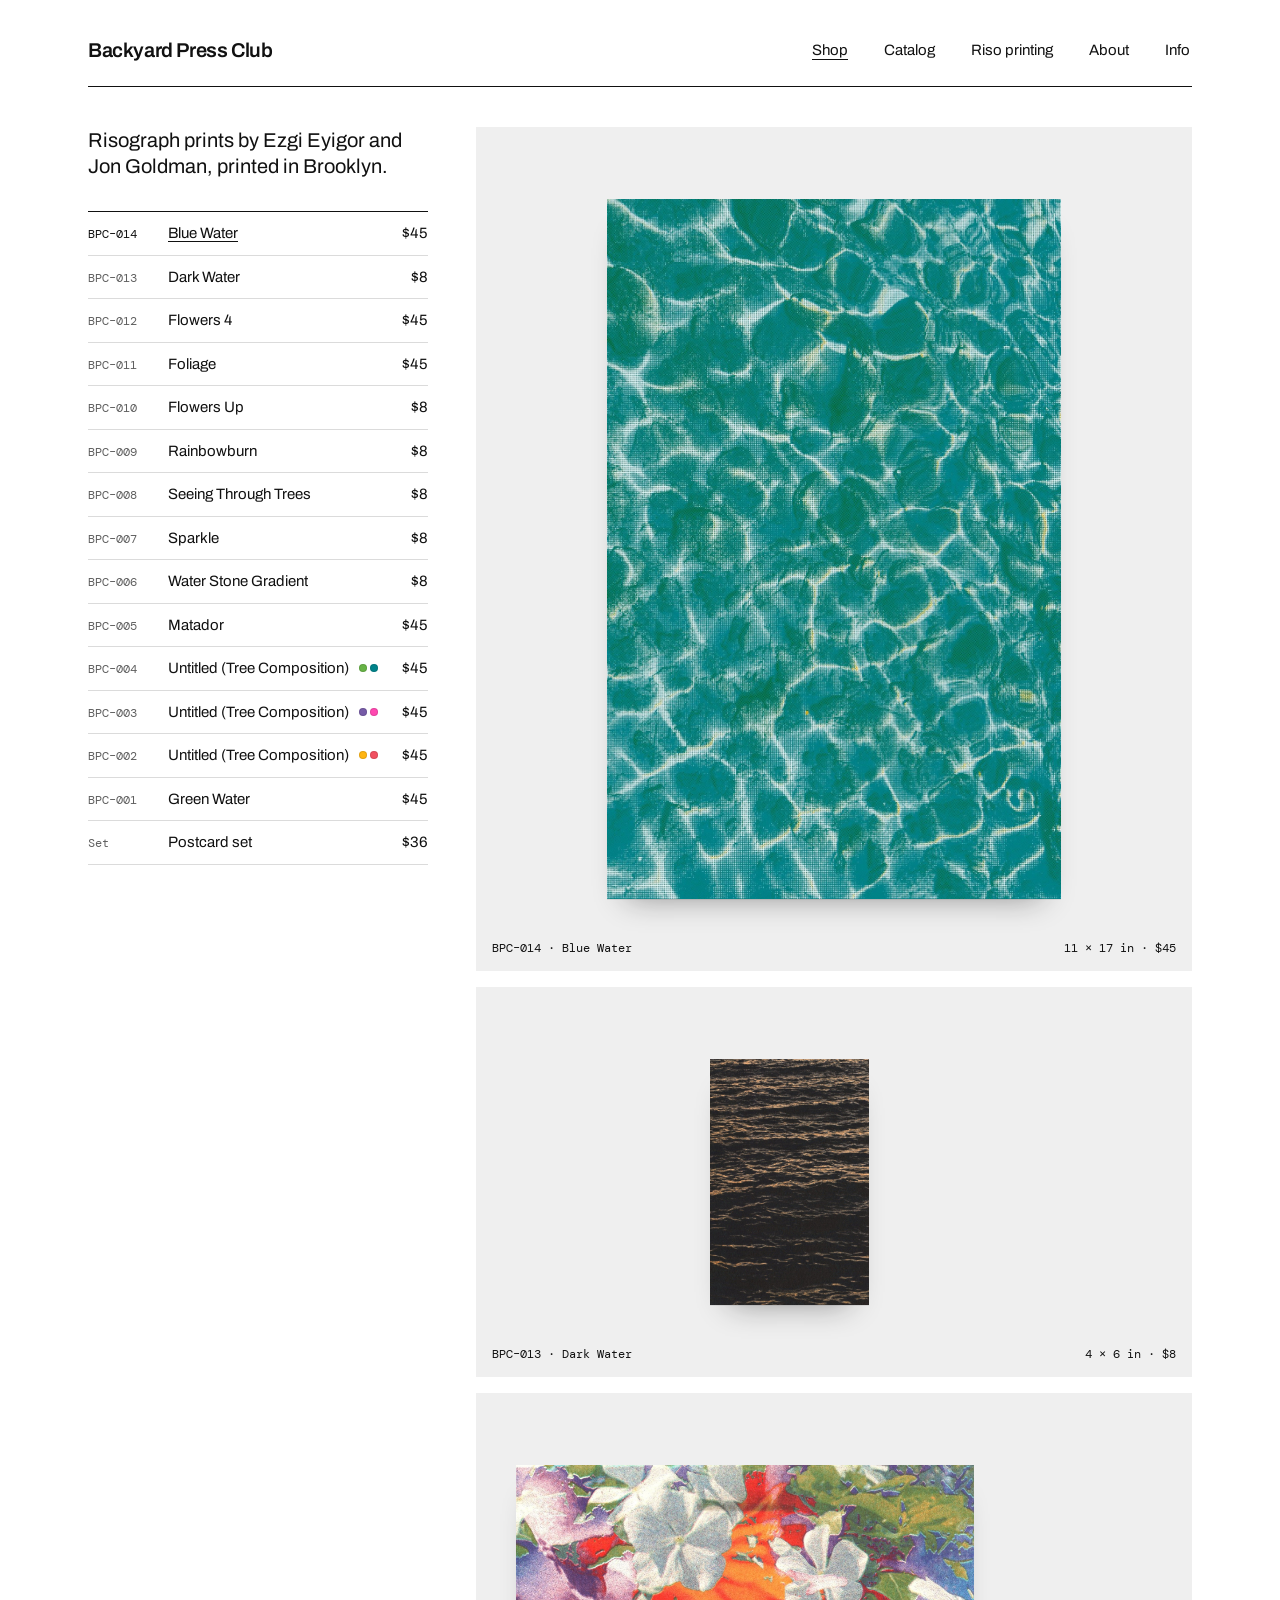
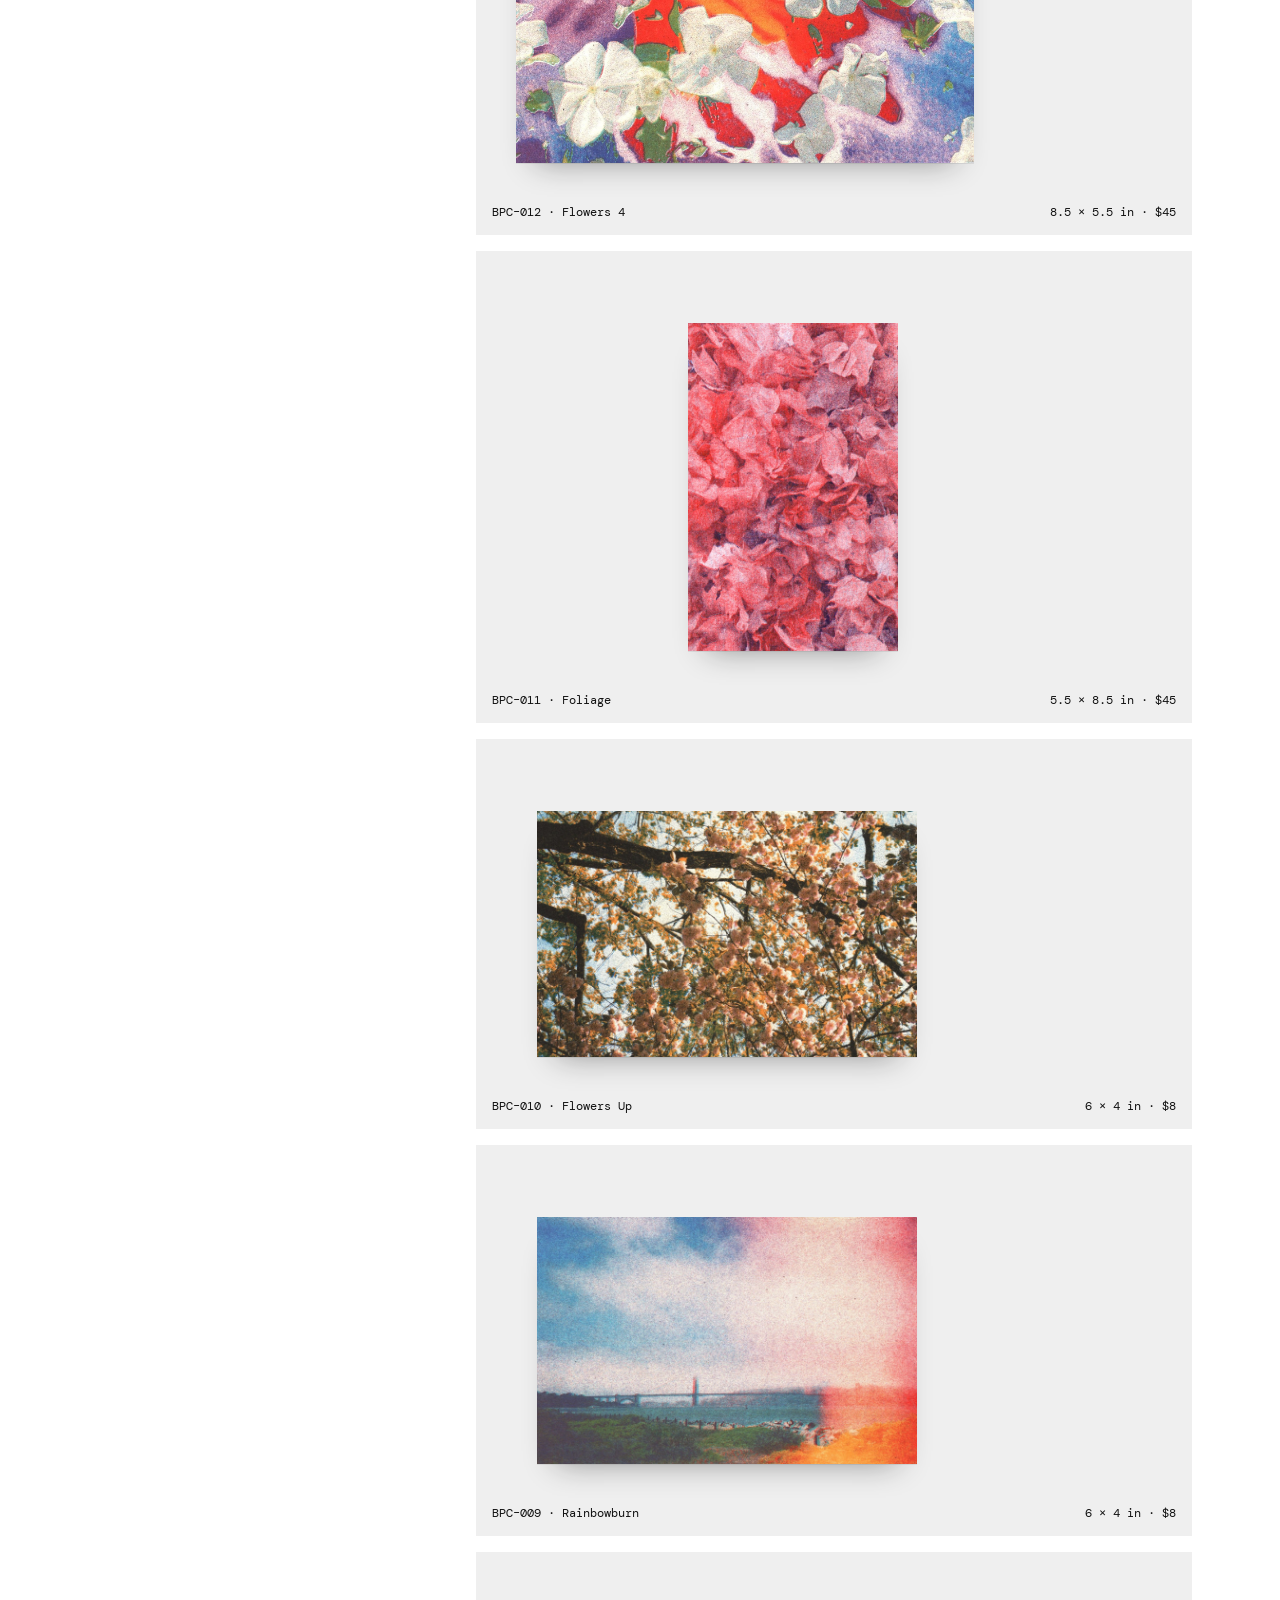
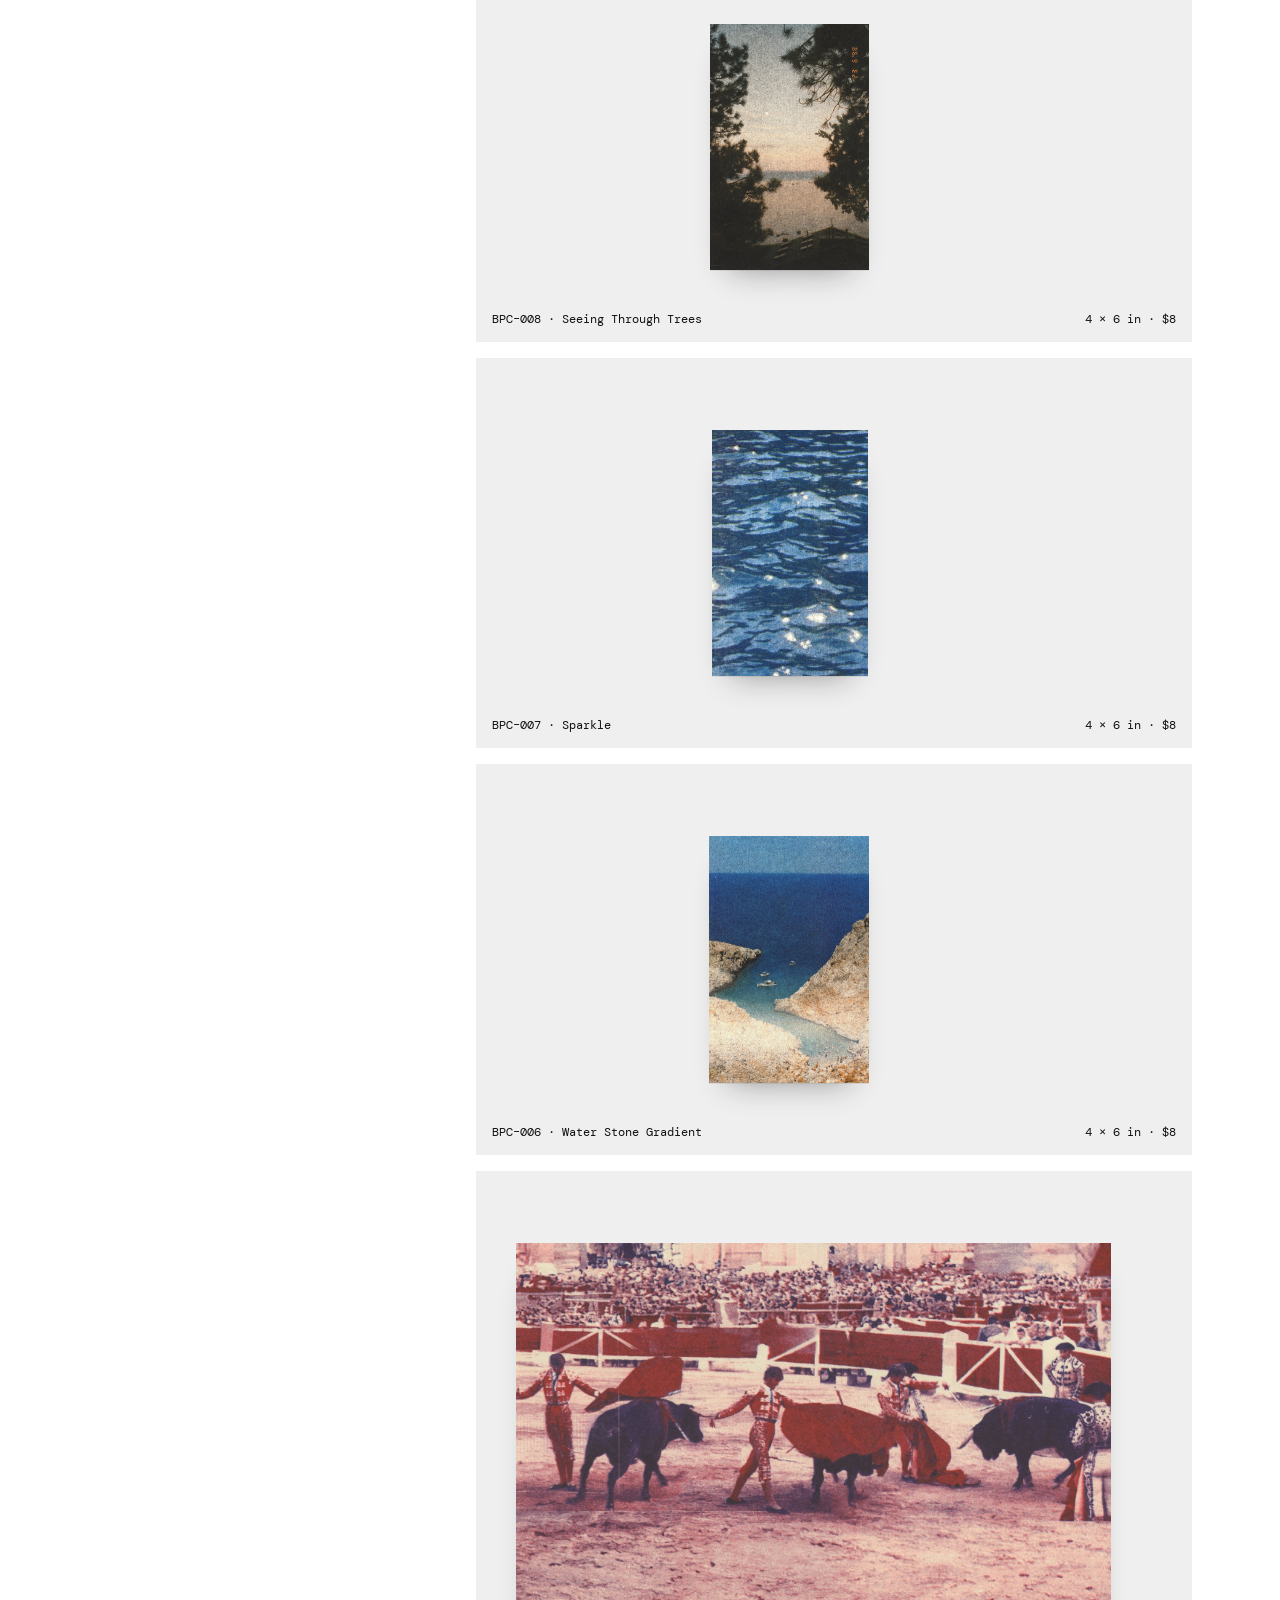
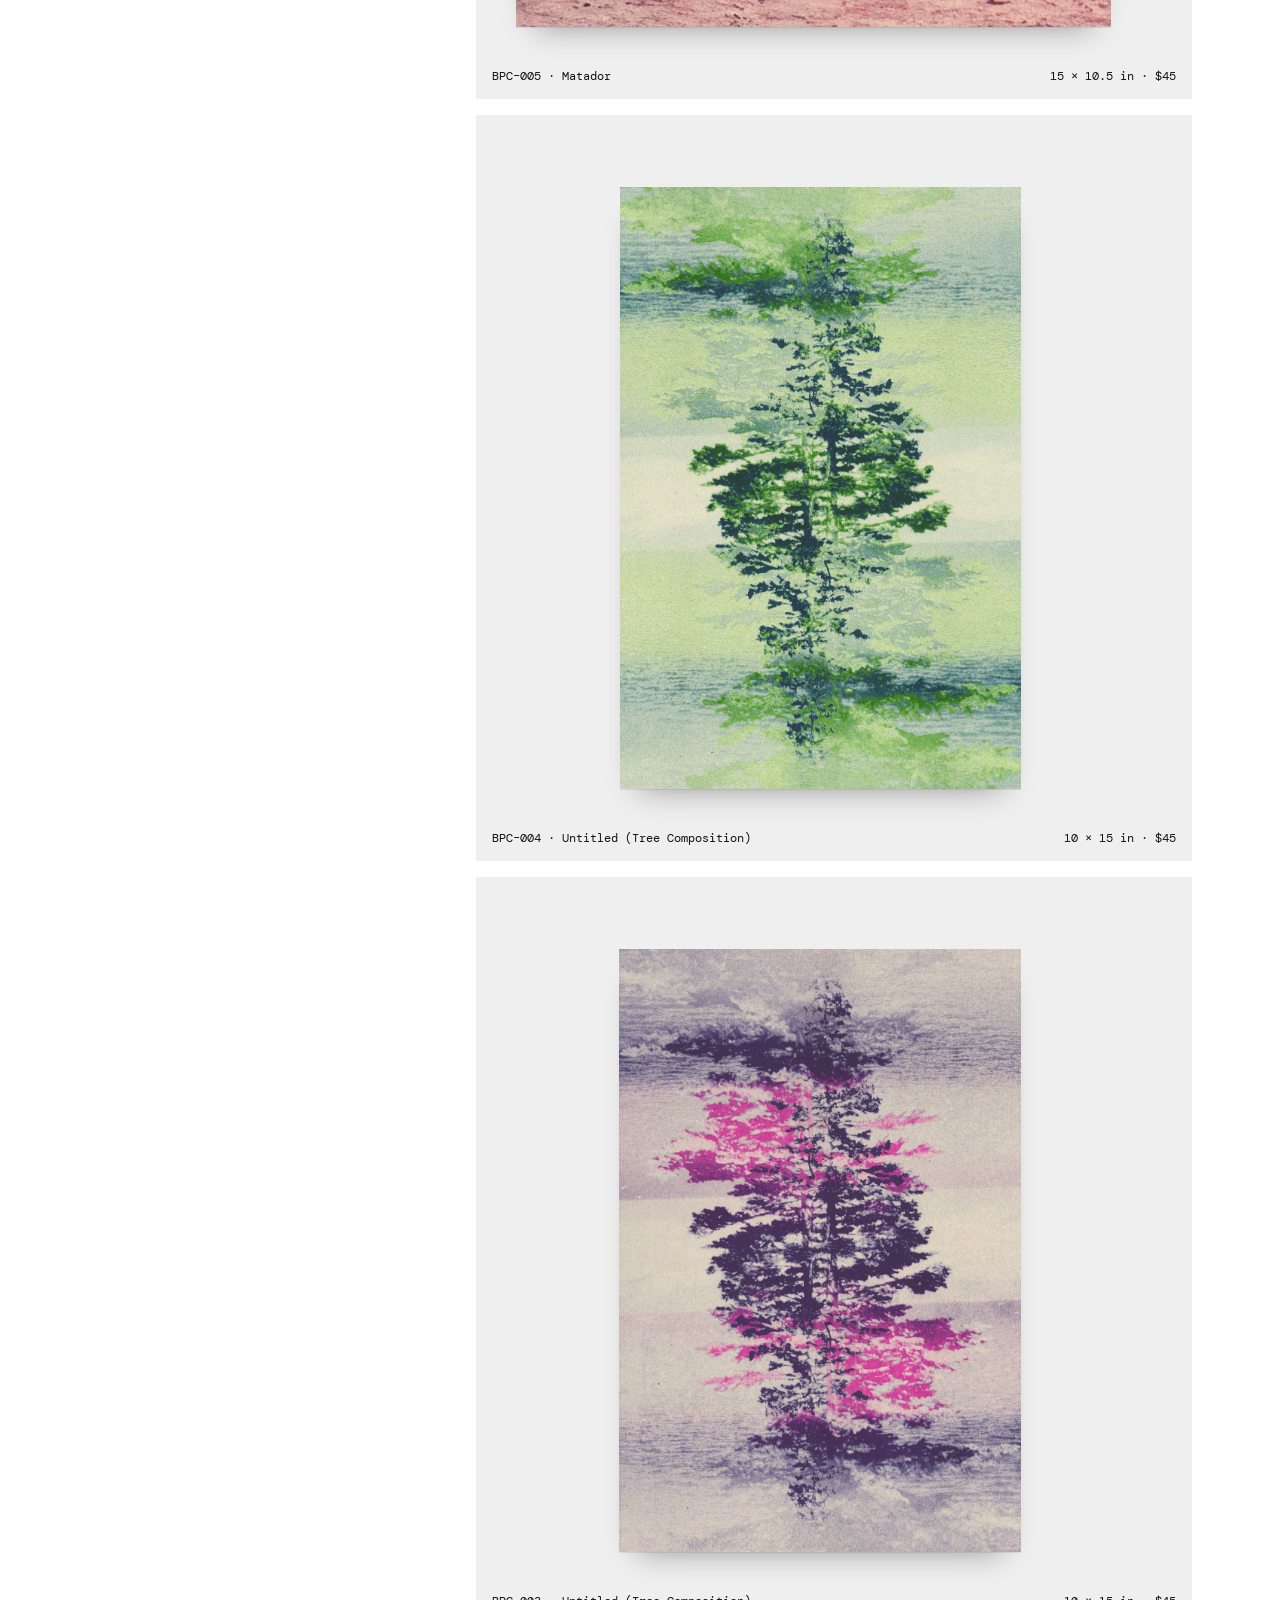
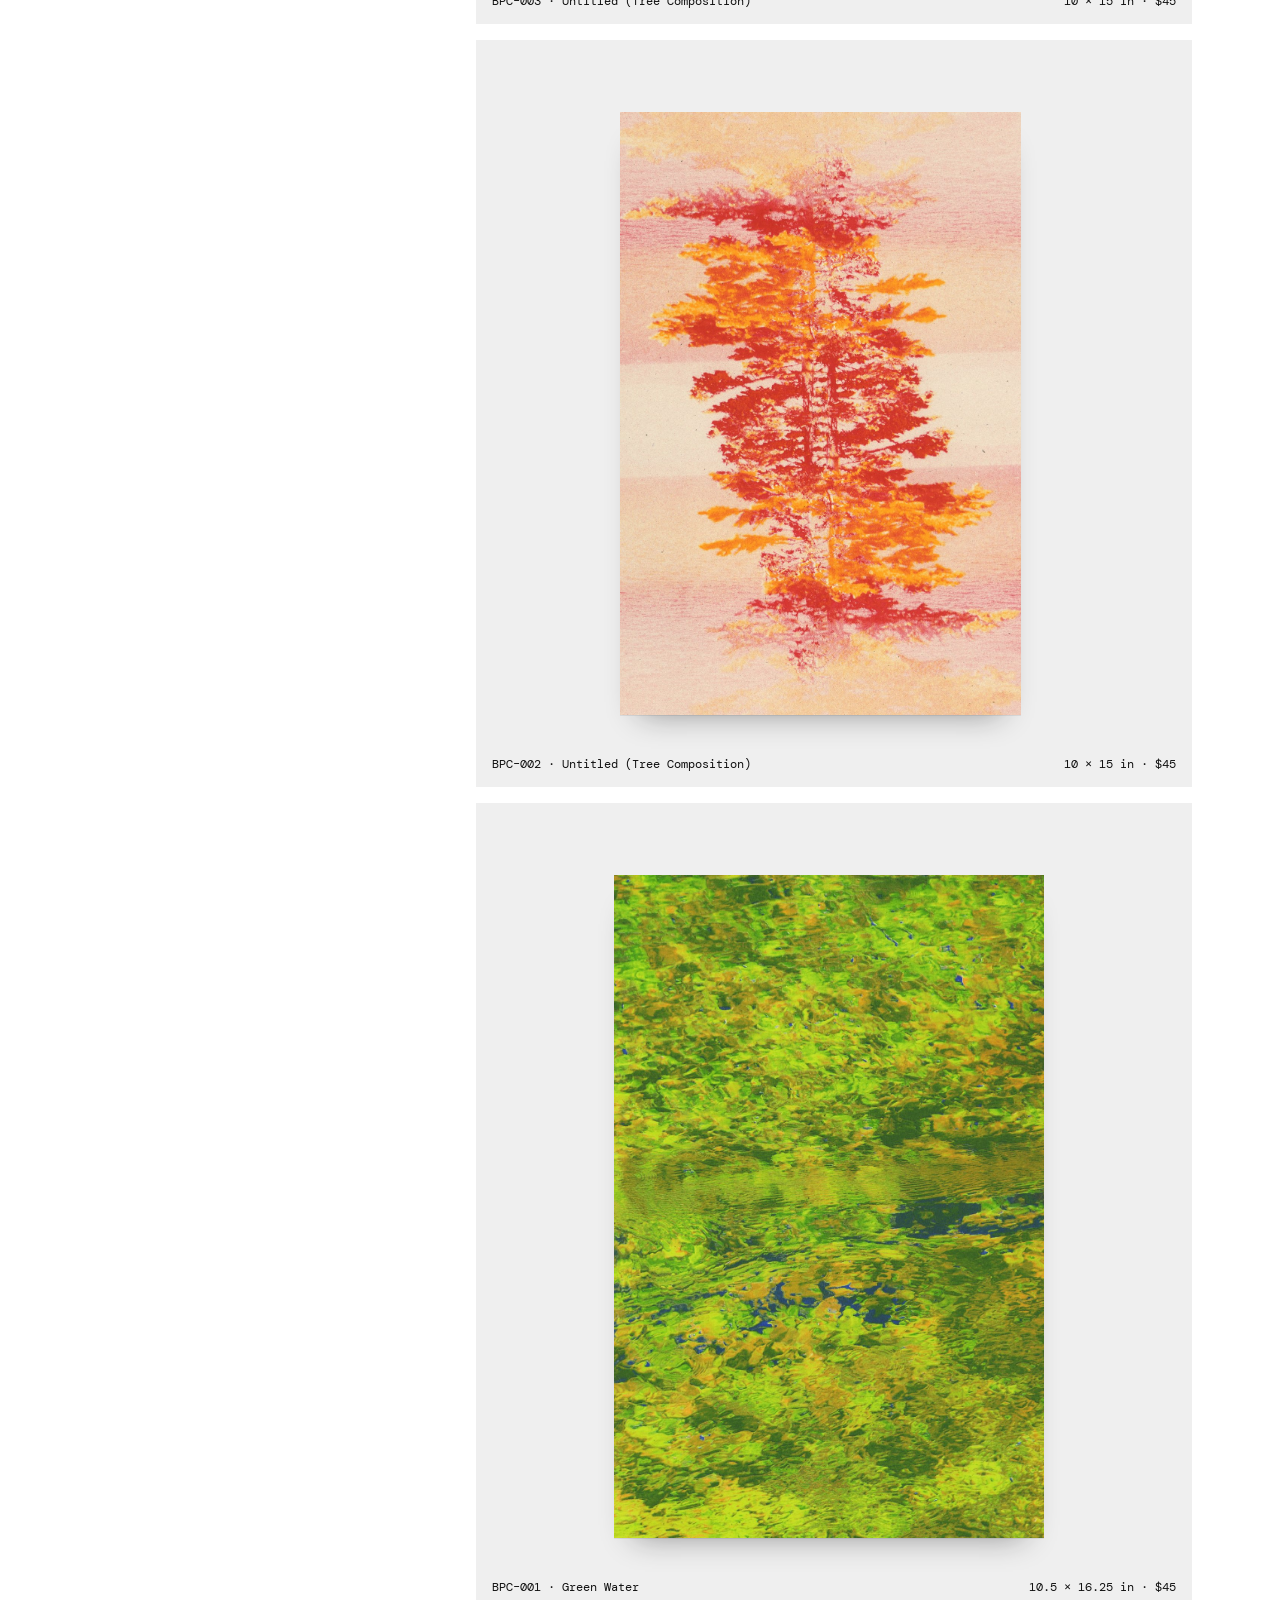
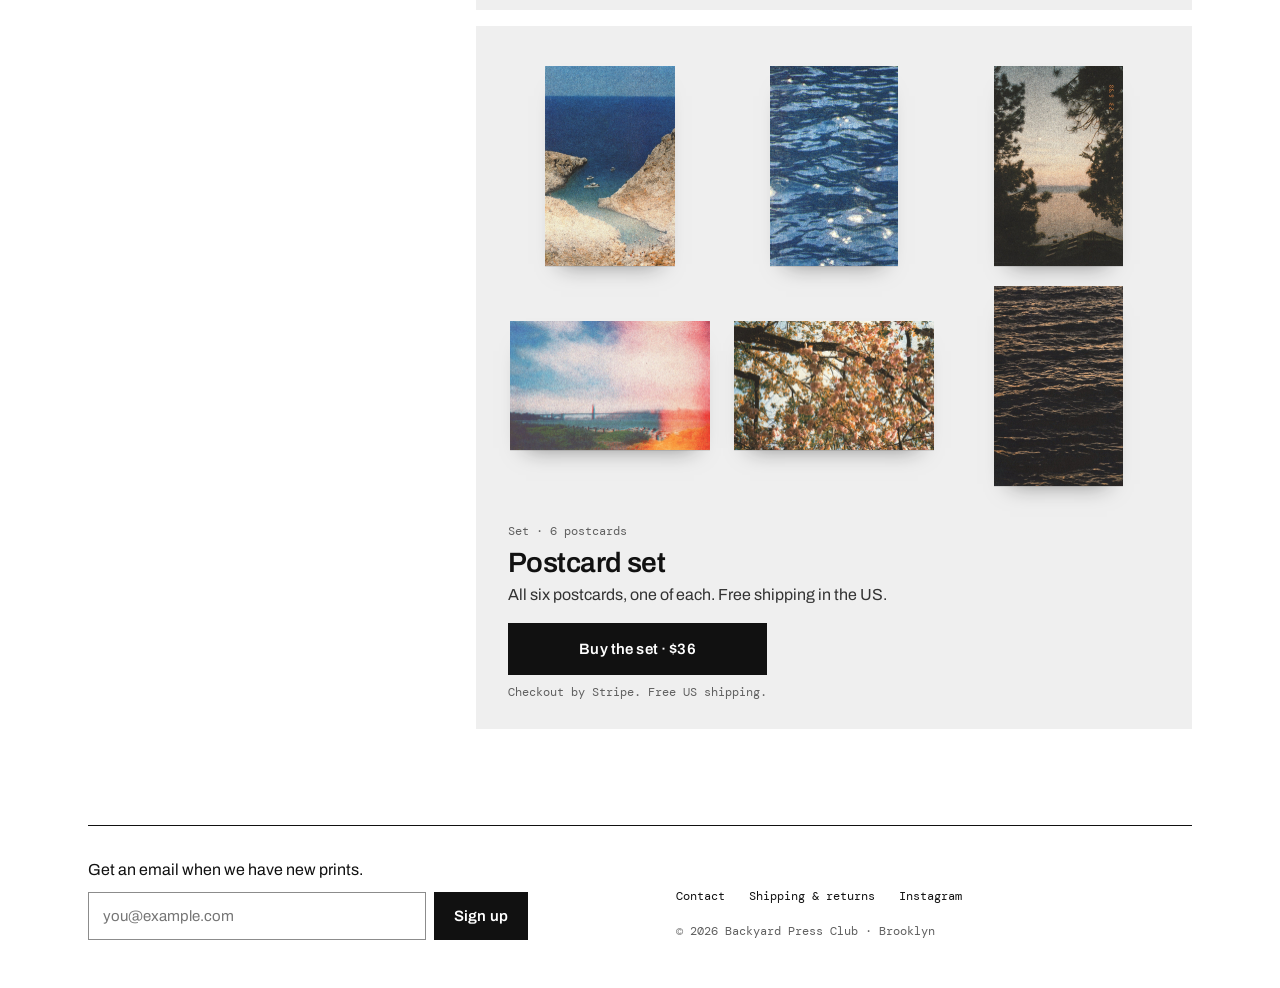
<file: index.html>
<!doctype html>
<html lang="en">
<head>
<meta charset="utf-8">
<meta name="viewport" content="width=device-width, initial-scale=1, viewport-fit=cover">
<meta name="claude:viewport-fit-sides" content="cover">
<title>Backyard Press Club</title>
<meta name="description" content="Risograph prints and postcards by Ezgi Eyigor and Jon Goldman, printed in Brooklyn.">
<link rel="preconnect" href="https://fonts.googleapis.com">
<link rel="preconnect" href="https://fonts.gstatic.com" crossorigin>
<link rel="stylesheet" href="https://fonts.googleapis.com/css2?family=Archivo:wdth,wght@62..125,100..900&amp;family=DM+Mono:wght@400;500&amp;display=swap">
<link rel="stylesheet" href="assets/site.css">
<link rel="icon" href="assets/favicon.svg" type="image/svg+xml">
</head>
<body data-page="shop" class="split-page">
<a class="skip" href="#prints">Skip to the prints</a>
<header class="site-header">
  <div class="wrap">
    <div class="bar">
      <a class="brand" href="index.html" aria-label="Backyard Press Club, home">
        <span class="display">Backyard Press Club</span>
      </a>
      <nav class="nav" aria-label="Main">
        <a href="index.html" aria-current="page">Shop</a>
        <a href="catalog.html">Catalog</a>
        <a href="printing.html">Riso printing</a>
        <a href="about.html">About</a>
        <a href="info.html">Info</a>
      </nav>
    </div>
  </div>
</header>
<div class="wrap shop-split">
  <aside class="split-side">
    <p class="lede">Risograph prints by Ezgi Eyigor and Jon Goldman, printed in Brooklyn.</p>
    <div class="index" role="list" aria-label="Index of works" data-index>
    </div>
  </aside>
  <main id="prints" class="split-main" data-prints aria-label="Prints">
    <noscript><p class="empty">Turn on JavaScript to browse the shop.</p></noscript>
  </main>
</div>
<footer class="site-footer">
  <div class="wrap">
    <div class="bar">
      <nav aria-label="Footer">
        <a href="about.html#contact">Contact</a>
        <a href="info.html#shipping">Shipping &amp; returns</a>
        <a href="https://www.instagram.com/backyard.press.club/">Instagram</a>
      </nav>
      <span class="mono mute">© <span data-year>2026</span> Backyard Press Club · Brooklyn</span>
    </div>
  </div>
</footer>
<script src="assets/works.js"></script>
<script src="assets/site.js"></script>
</body>
</html>
</file>
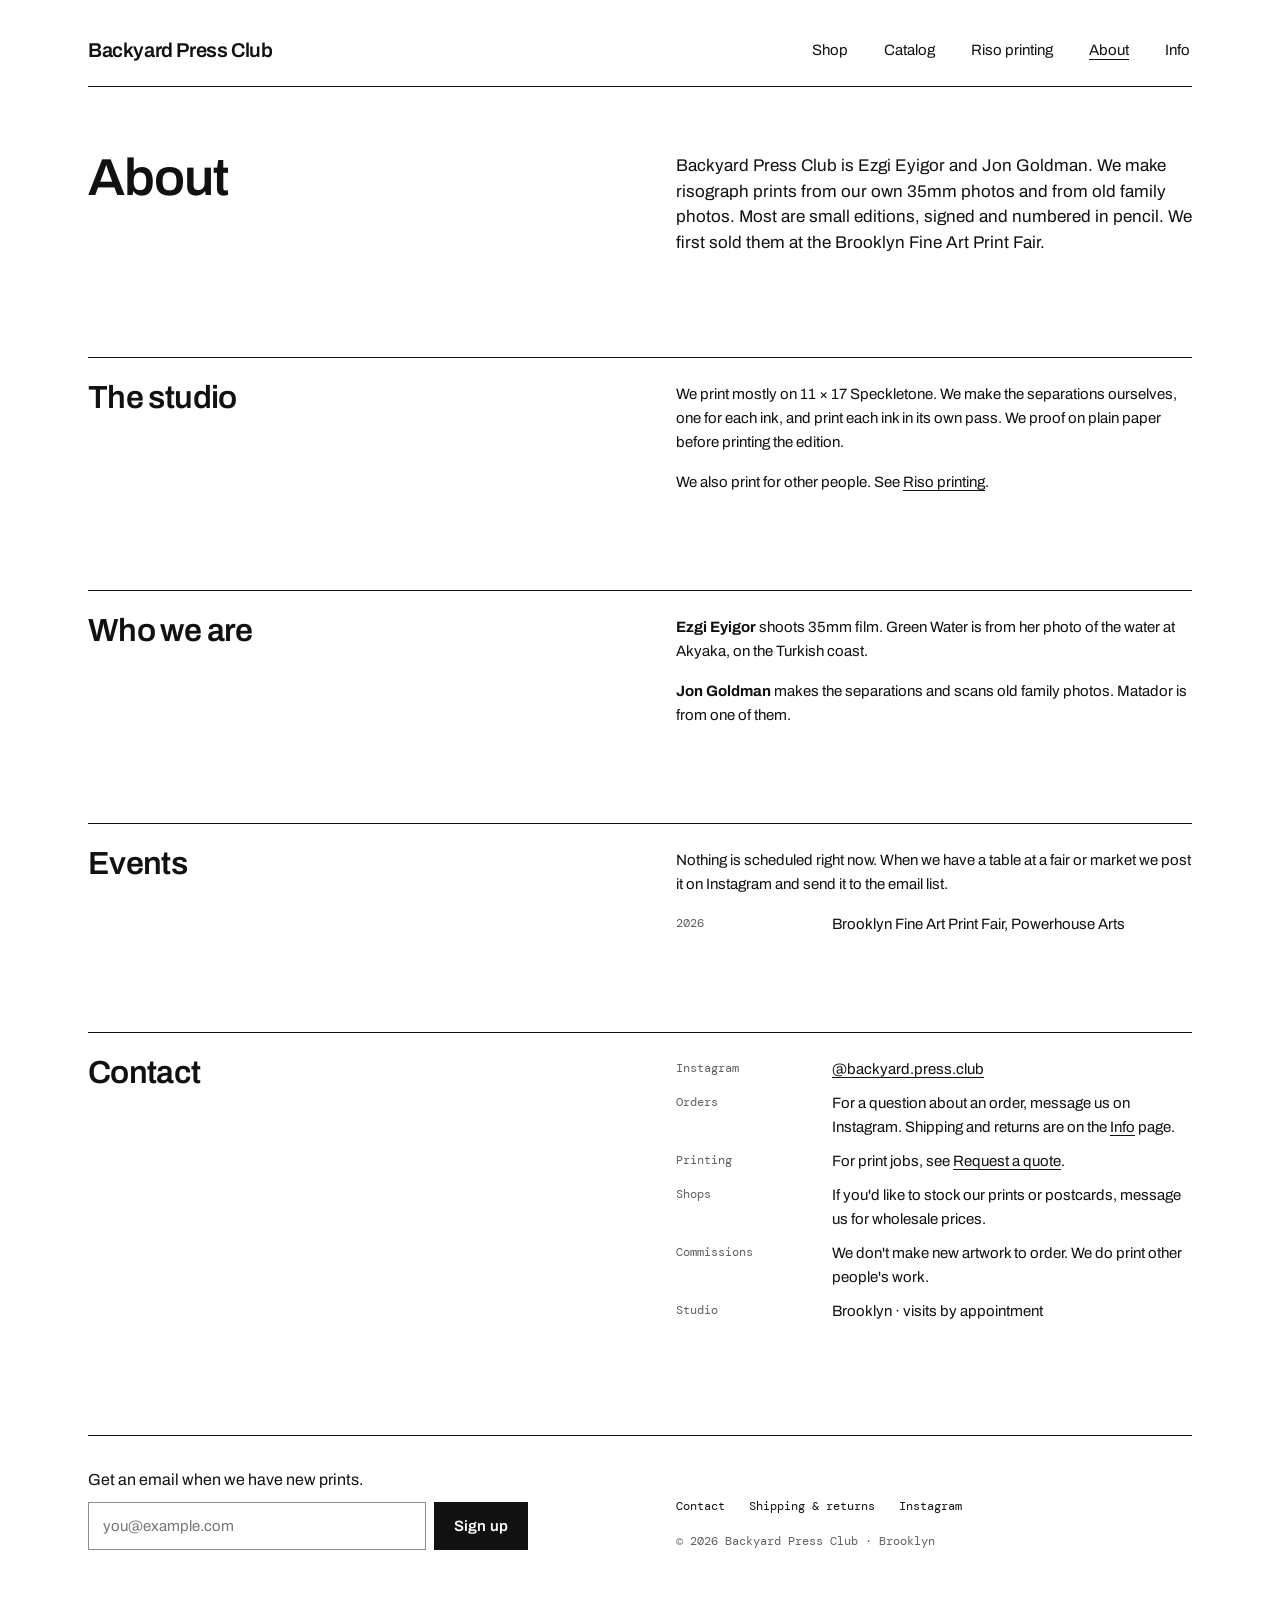
<file: about.html>
<!doctype html>
<html lang="en">
<head>
<meta charset="utf-8">
<meta name="viewport" content="width=device-width, initial-scale=1, viewport-fit=cover">
<meta name="claude:viewport-fit-sides" content="cover">
<title>About · Backyard Press Club</title>
<meta name="description" content="Backyard Press Club is Ezgi Eyigor and Jon Goldman. We make risograph prints in Brooklyn.">
<link rel="preconnect" href="https://fonts.googleapis.com">
<link rel="preconnect" href="https://fonts.gstatic.com" crossorigin>
<link rel="stylesheet" href="https://fonts.googleapis.com/css2?family=Archivo:wdth,wght@62..125,100..900&amp;family=DM+Mono:wght@400;500&amp;display=swap">
<link rel="stylesheet" href="assets/site.css">
<link rel="icon" href="assets/favicon.svg" type="image/svg+xml">
</head>
<body data-page="about">
<a class="skip" href="#main">Skip to content</a>
<header class="site-header">
  <div class="wrap">
    <div class="bar">
      <a class="brand" href="index.html" aria-label="Backyard Press Club, home">
        <span class="display">Backyard Press Club</span>
      </a>
      <nav class="nav" aria-label="Main">
        <a href="index.html">Shop</a>
        <a href="catalog.html">Catalog</a>
        <a href="printing.html">Riso printing</a>
        <a href="about.html" aria-current="page">About</a>
        <a href="info.html">Info</a>
      </nav>
    </div>
  </div>
</header>

<main id="main" class="wrap stack">
  <section class="intro" style="margin-bottom:0">
    <div class="head">
      <h1 class="display">About</h1>
    </div>
    <div class="side">
      <p>Backyard Press Club is Ezgi Eyigor and Jon Goldman. We make risograph prints from our own 35mm photos and from old family photos. Most are small editions, signed and numbered in pencil. We first sold them at the Brooklyn Fine Art Print Fair.</p>
    </div>
  </section>

  <section class="split">
    <h2 class="display">The studio</h2>
    <div class="copy">
      <p>We print mostly on 11 × 17 Speckletone. We make the separations ourselves, one for each ink, and print each ink in its own pass. We proof on plain paper before printing the edition.</p>
      <p>We also print for other people. See <a href="printing.html">Riso printing</a>.</p>
    </div>
  </section>

  <section id="who" class="split">
    <h2 class="display">Who we are</h2>
    <div class="copy">
      <p><strong>Ezgi Eyigor</strong> shoots 35mm film. Green Water is from her photo of the water at Akyaka, on the Turkish coast.</p>
      <p><strong>Jon Goldman</strong> makes the separations and scans old family photos. Matador is from one of them.</p>
    </div>
  </section>

  <section id="events" class="split">
    <h2 class="display">Events</h2>
    <div class="copy">
      <p>Nothing is scheduled right now. When we have a table at a fair or market we post it on Instagram and send it to the email list.</p>
      <dl class="facts">
        <dt>2026</dt><dd>Brooklyn Fine Art Print Fair, Powerhouse Arts</dd>
      </dl>
    </div>
  </section>

  <section id="contact" class="split">
    <h2 class="display">Contact</h2>
    <div class="copy">
      <dl class="facts">
        <dt>Instagram</dt><dd><a href="https://www.instagram.com/backyard.press.club/">@backyard.press.club</a></dd>
        <dt>Orders</dt><dd>For a question about an order, message us on Instagram. Shipping and returns are on the <a href="info.html">Info</a> page.</dd>
        <dt>Printing</dt><dd>For print jobs, see <a href="printing.html#quote">Request a quote</a>.</dd>
        <dt>Shops</dt><dd>If you'd like to stock our prints or postcards, message us for wholesale prices.</dd>
        <dt>Commissions</dt><dd>We don't make new artwork to order. We do print other people's work.</dd>
        <dt>Studio</dt><dd>Brooklyn · visits by appointment</dd>
      </dl>
    </div>
  </section>
</main>

<footer class="site-footer">
  <div class="wrap">
    <div class="bar">
      <nav aria-label="Footer">
        <a href="about.html#contact">Contact</a>
        <a href="info.html#shipping">Shipping &amp; returns</a>
        <a href="https://www.instagram.com/backyard.press.club/">Instagram</a>
      </nav>
      <span class="mono mute">© <span data-year>2026</span> Backyard Press Club · Brooklyn</span>
    </div>
  </div>
</footer>
<script src="assets/works.js"></script>
<script src="assets/site.js"></script>
</body>
</html>
</file>
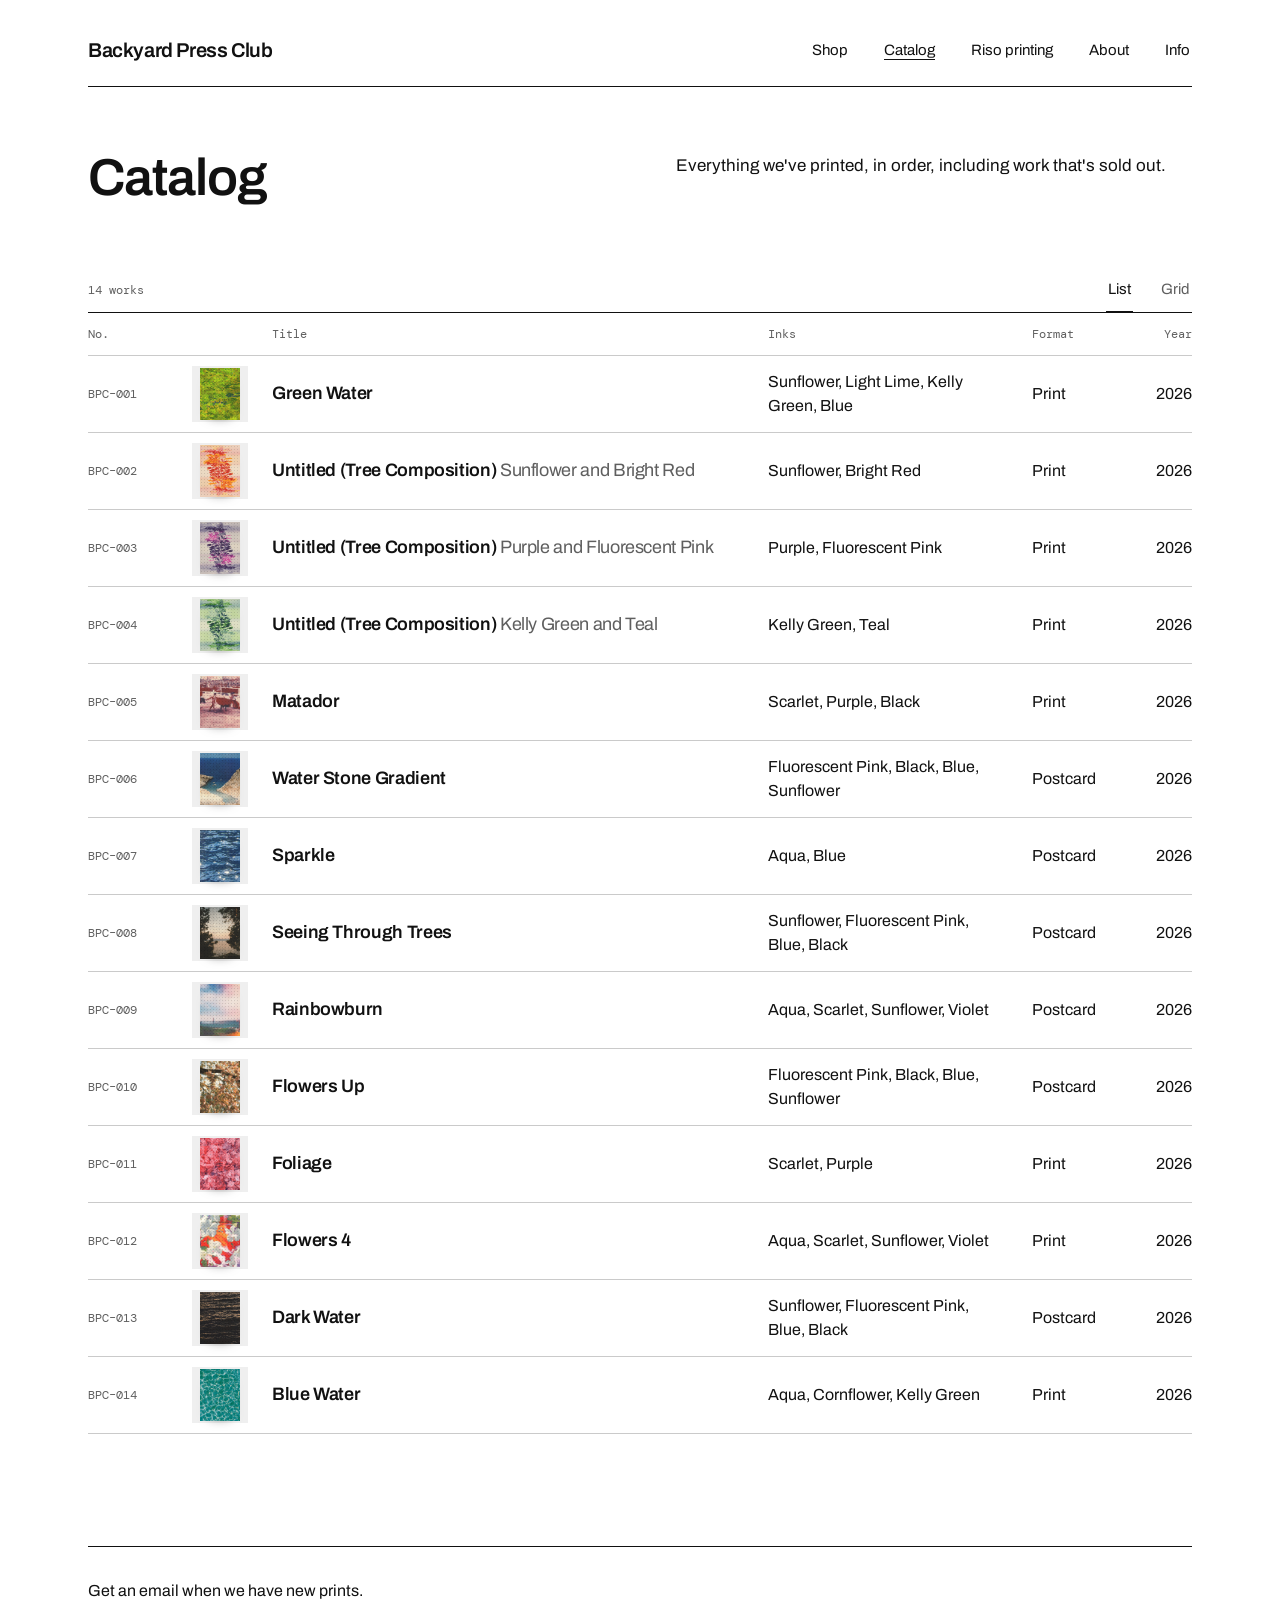
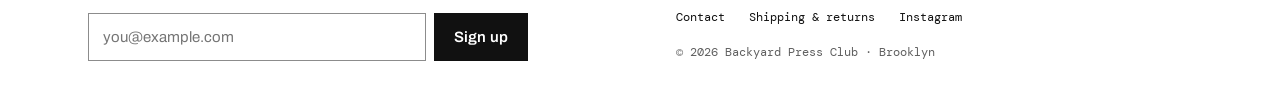
<file: catalog.html>
<!doctype html>
<html lang="en">
<head>
<meta charset="utf-8">
<meta name="viewport" content="width=device-width, initial-scale=1, viewport-fit=cover">
<meta name="claude:viewport-fit-sides" content="cover">
<title>Catalog · Backyard Press Club</title>
<meta name="description" content="Everything Backyard Press Club has printed, in order.">
<link rel="preconnect" href="https://fonts.googleapis.com">
<link rel="preconnect" href="https://fonts.gstatic.com" crossorigin>
<link rel="stylesheet" href="https://fonts.googleapis.com/css2?family=Archivo:wdth,wght@62..125,100..900&amp;family=DM+Mono:wght@400;500&amp;display=swap">
<link rel="stylesheet" href="assets/site.css">
<link rel="icon" href="assets/favicon.svg" type="image/svg+xml">
</head>
<body data-page="catalog">
<a class="skip" href="#main">Skip to content</a>
<header class="site-header">
  <div class="wrap">
    <div class="bar">
      <a class="brand" href="index.html" aria-label="Backyard Press Club, home">
        <span class="display">Backyard Press Club</span>
      </a>
      <nav class="nav" aria-label="Main">
        <a href="index.html">Shop</a>
        <a href="catalog.html" aria-current="page">Catalog</a>
        <a href="printing.html">Riso printing</a>
        <a href="about.html">About</a>
        <a href="info.html">Info</a>
      </nav>
    </div>
  </div>
</header>

<main id="main" class="wrap">
  <section class="intro">
    <div class="head">
      <h1 class="display">Catalog</h1>
    </div>
    <div class="side">
      <p>Everything we've printed, in order, including work that's sold out.</p>
    </div>
  </section>

  <div class="toolbar" style="border-bottom-color:var(--ink);margin-bottom:0">
    <span class="mono mute" data-count></span>
    <div class="tabs" role="group" aria-label="View">
      <button type="button" class="tab" data-view="list" aria-pressed="true">List</button>
      <button type="button" class="tab" data-view="grid" aria-pressed="false">Grid</button>
    </div>
  </div>

  <div data-catalogue></div>
</main>

<footer class="site-footer">
  <div class="wrap">
    <div class="bar">
      <nav aria-label="Footer">
        <a href="about.html#contact">Contact</a>
        <a href="info.html#shipping">Shipping &amp; returns</a>
        <a href="https://www.instagram.com/backyard.press.club/">Instagram</a>
      </nav>
      <span class="mono mute">© <span data-year>2026</span> Backyard Press Club · Brooklyn</span>
    </div>
  </div>
</footer>
<script src="assets/works.js"></script>
<script src="assets/site.js"></script>
</body>
</html>
</file>
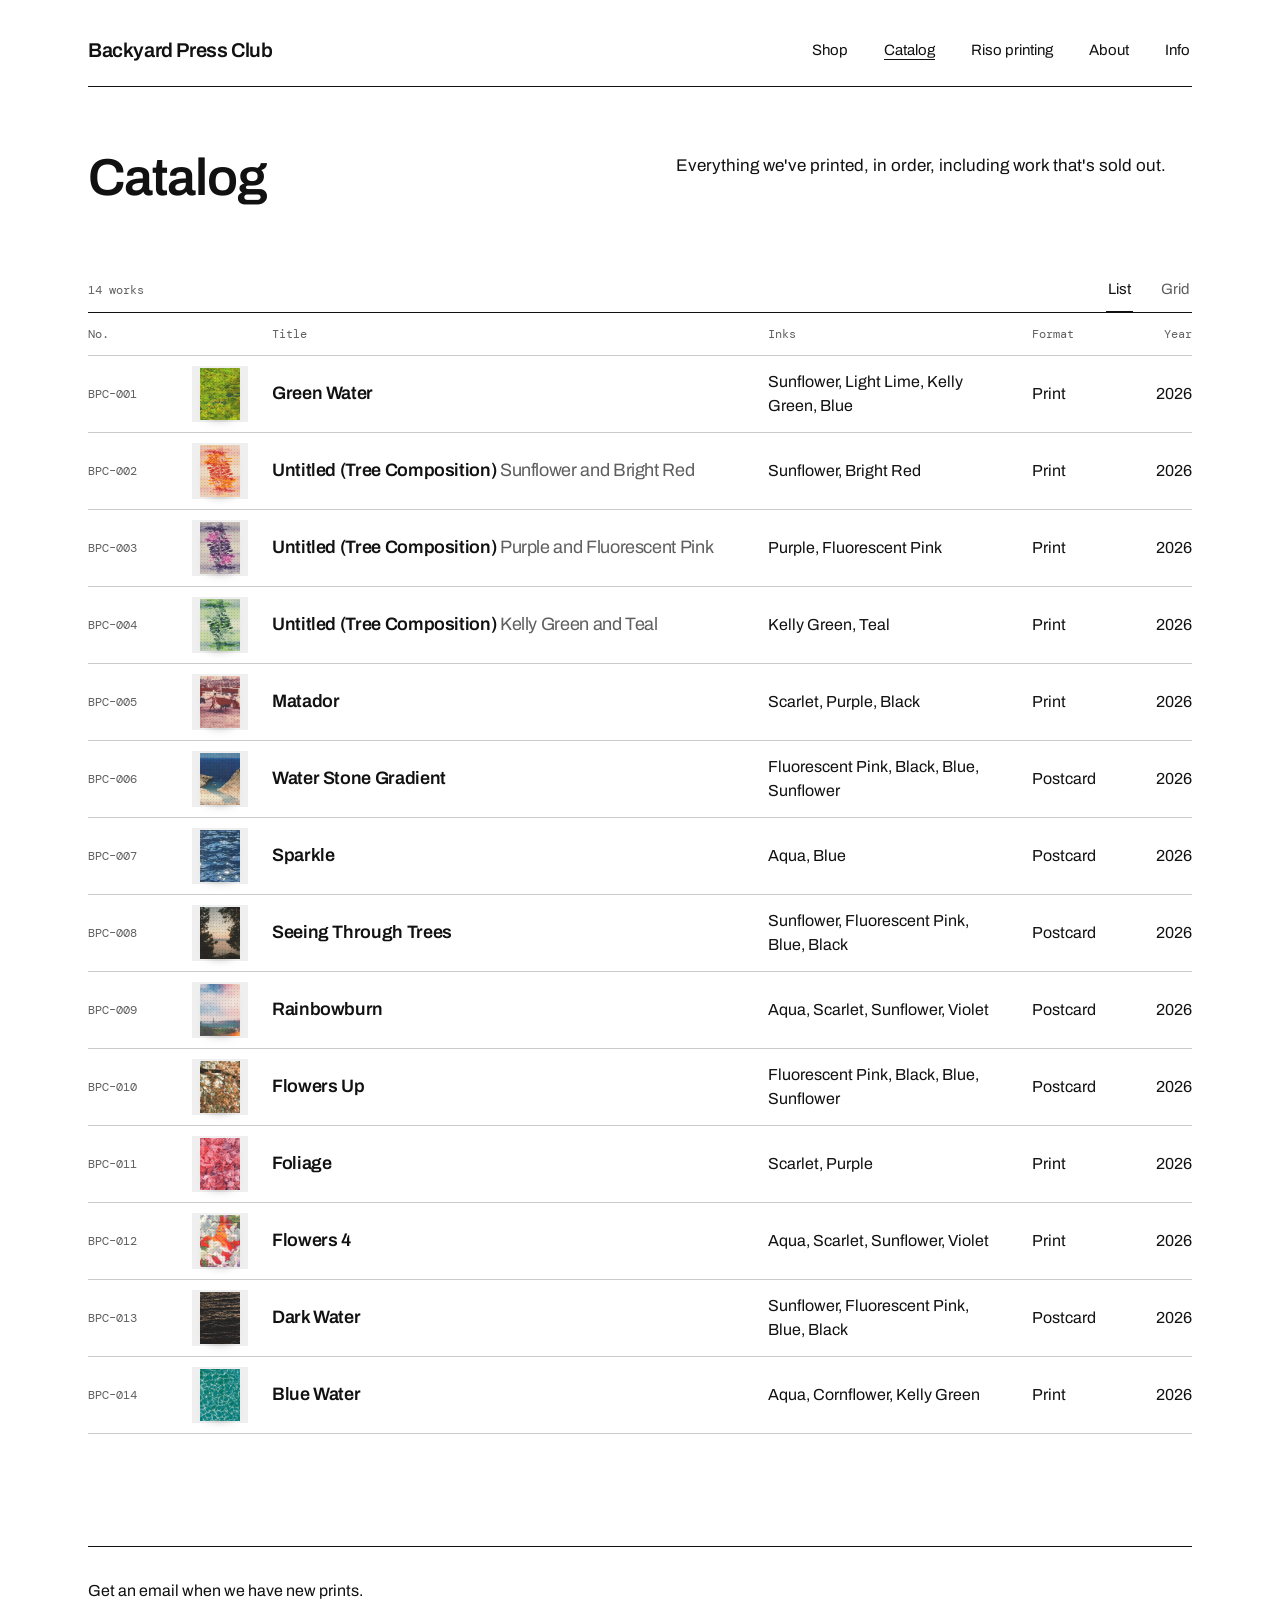
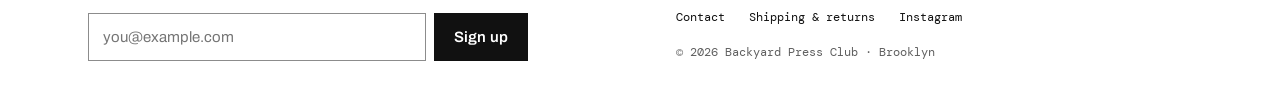
<file: catalogue.html>
<!doctype html>
<html lang="en">
<head>
<meta charset="utf-8">
<title>Catalog · Backyard Press Club</title>
<meta name="robots" content="noindex">
<link rel="canonical" href="catalog.html">
<script>location.replace('catalog.html' + location.search + location.hash);</script>
<meta http-equiv="refresh" content="0; url=catalog.html">
</head>
<body>
<p>The catalog has moved to <a href="catalog.html">catalog.html</a>.</p>
</body>
</html>
</file>
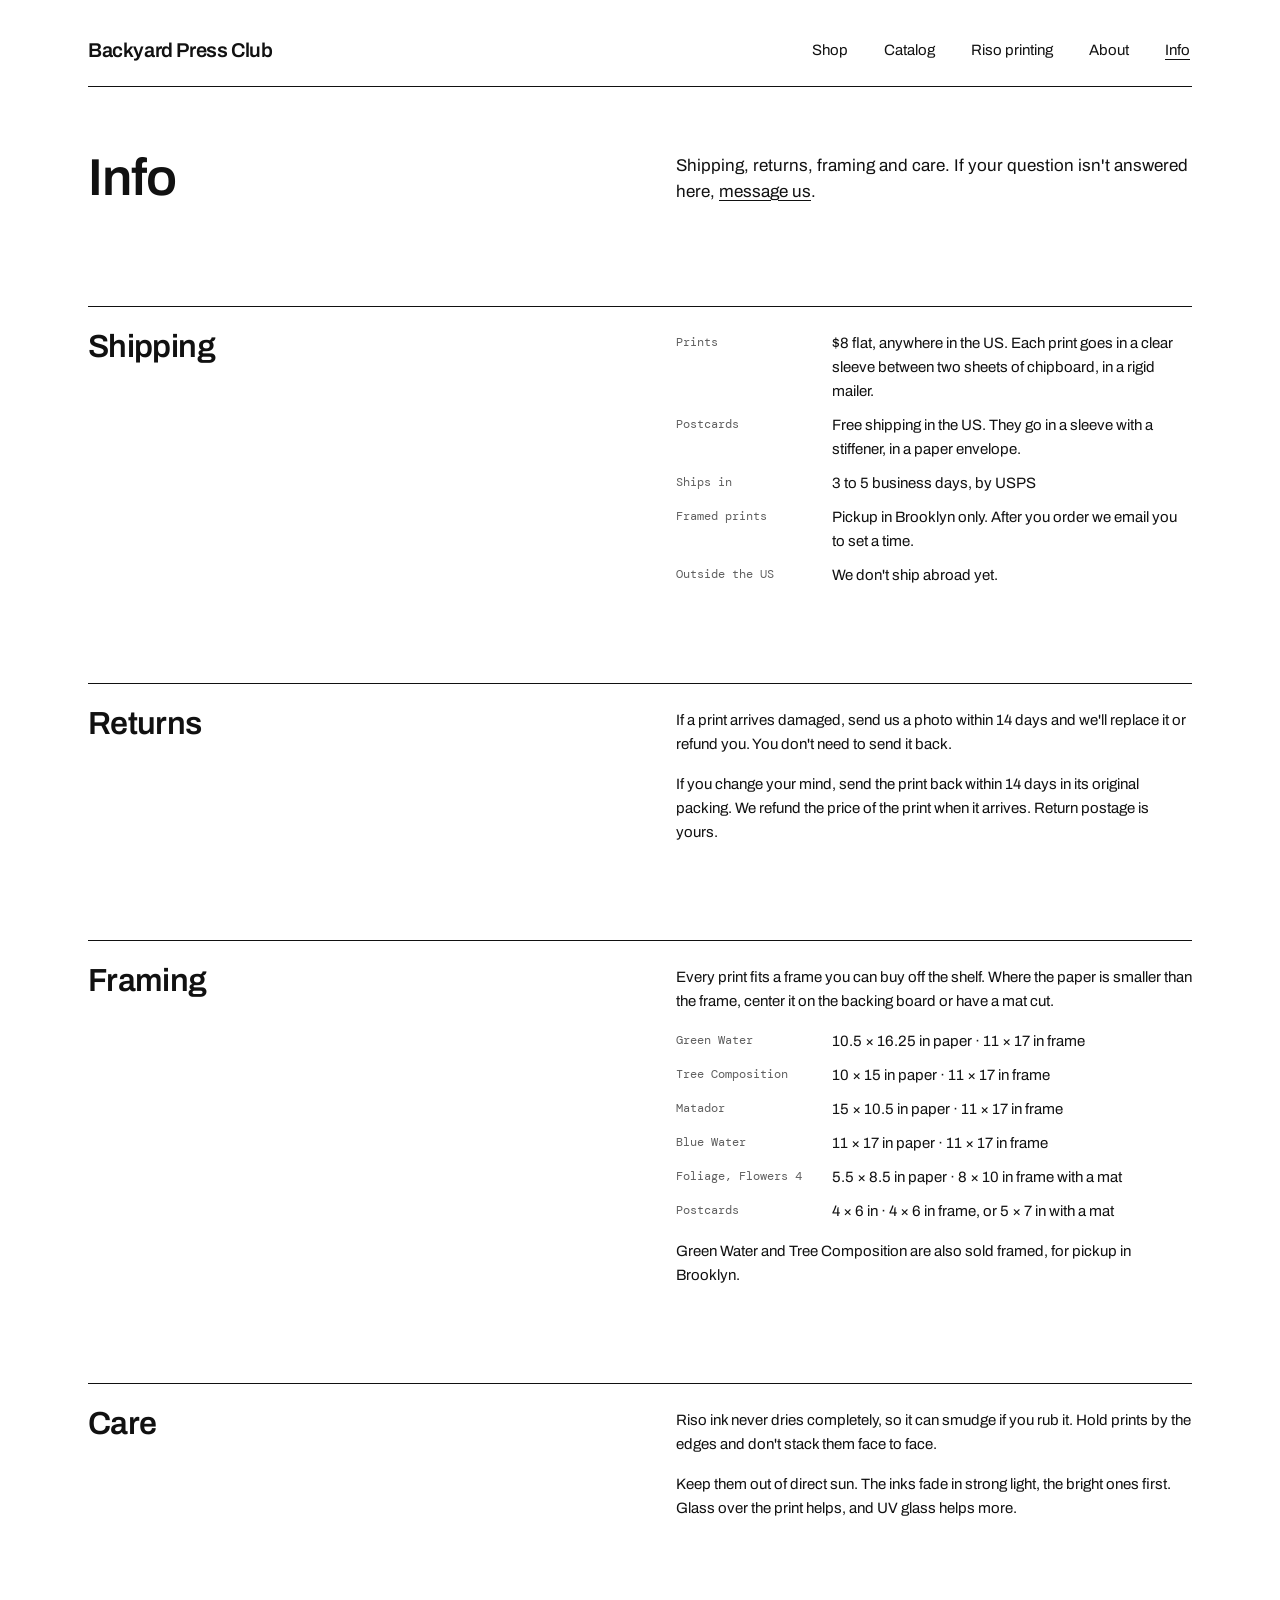
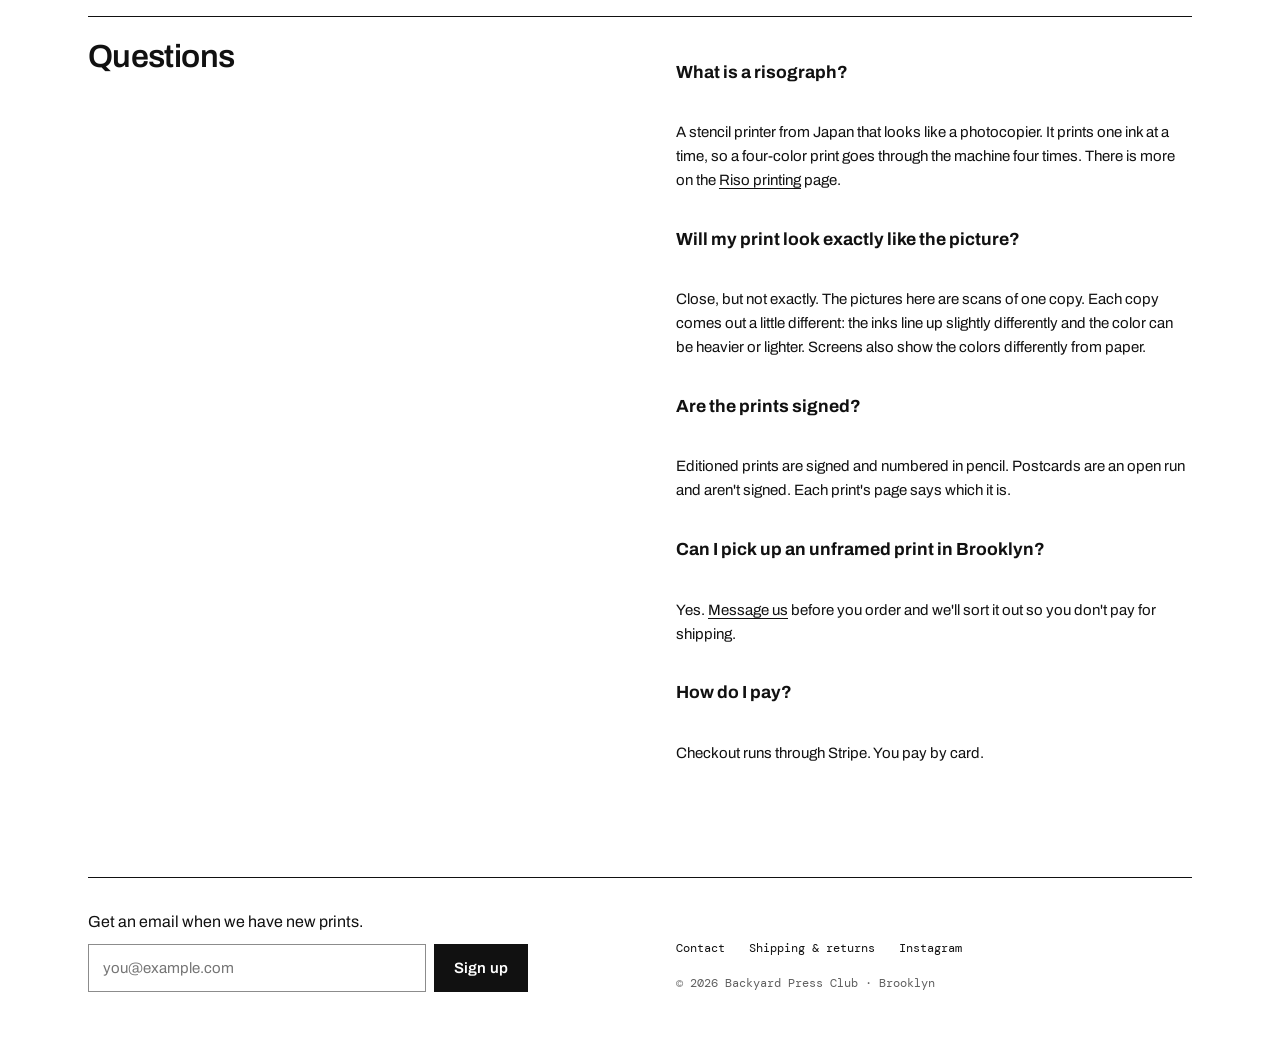
<file: info.html>
<!doctype html>
<html lang="en">
<head>
<meta charset="utf-8">
<meta name="viewport" content="width=device-width, initial-scale=1, viewport-fit=cover">
<meta name="claude:viewport-fit-sides" content="cover">
<title>Info · Backyard Press Club</title>
<meta name="description" content="Shipping, returns, framing and care for Backyard Press Club prints.">
<link rel="preconnect" href="https://fonts.googleapis.com">
<link rel="preconnect" href="https://fonts.gstatic.com" crossorigin>
<link rel="stylesheet" href="https://fonts.googleapis.com/css2?family=Archivo:wdth,wght@62..125,100..900&amp;family=DM+Mono:wght@400;500&amp;display=swap">
<link rel="stylesheet" href="assets/site.css">
<link rel="icon" href="assets/favicon.svg" type="image/svg+xml">
</head>
<body data-page="info">
<a class="skip" href="#main">Skip to content</a>
<header class="site-header">
  <div class="wrap">
    <div class="bar">
      <a class="brand" href="index.html" aria-label="Backyard Press Club, home">
        <span class="display">Backyard Press Club</span>
      </a>
      <nav class="nav" aria-label="Main">
        <a href="index.html">Shop</a>
        <a href="catalog.html">Catalog</a>
        <a href="printing.html">Riso printing</a>
        <a href="about.html">About</a>
        <a href="info.html" aria-current="page">Info</a>
      </nav>
    </div>
  </div>
</header>

<main id="main" class="wrap stack">
  <section class="intro" style="margin-bottom:0">
    <div class="head">
      <h1 class="display">Info</h1>
    </div>
    <div class="side">
      <p>Shipping, returns, framing and care. If your question isn't answered here, <a href="about.html#contact">message us</a>.</p>
    </div>
  </section>

  <section id="shipping" class="split">
    <h2 class="display">Shipping</h2>
    <div class="copy">
      <dl class="facts">
        <dt>Prints</dt><dd>$8 flat, anywhere in the US. Each print goes in a clear sleeve between two sheets of chipboard, in a rigid mailer.</dd>
        <dt>Postcards</dt><dd>Free shipping in the US. They go in a sleeve with a stiffener, in a paper envelope.</dd>
        <dt>Ships in</dt><dd>3 to 5 business days, by USPS</dd>
        <dt>Framed prints</dt><dd>Pickup in Brooklyn only. After you order we email you to set a time.</dd>
        <dt>Outside the US</dt><dd>We don't ship abroad yet.</dd>
      </dl>
    </div>
  </section>

  <section id="returns" class="split">
    <h2 class="display">Returns</h2>
    <div class="copy">
      <p>If a print arrives damaged, send us a photo within 14 days and we'll replace it or refund you. You don't need to send it back.</p>
      <p>If you change your mind, send the print back within 14 days in its original packing. We refund the price of the print when it arrives. Return postage is yours.</p>
    </div>
  </section>

  <section id="framing" class="split">
    <h2 class="display">Framing</h2>
    <div class="copy">
      <p>Every print fits a frame you can buy off the shelf. Where the paper is smaller than the frame, center it on the backing board or have a mat cut.</p>
      <dl class="facts">
        <dt>Green Water</dt><dd>10.5 × 16.25 in paper · 11 × 17 in frame</dd>
        <dt>Tree Composition</dt><dd>10 × 15 in paper · 11 × 17 in frame</dd>
        <dt>Matador</dt><dd>15 × 10.5 in paper · 11 × 17 in frame</dd>
        <dt>Blue Water</dt><dd>11 × 17 in paper · 11 × 17 in frame</dd>
        <dt>Foliage, Flowers 4</dt><dd>5.5 × 8.5 in paper · 8 × 10 in frame with a mat</dd>
        <dt>Postcards</dt><dd>4 × 6 in · 4 × 6 in frame, or 5 × 7 in with a mat</dd>
      </dl>
      <p>Green Water and Tree Composition are also sold framed, for pickup in Brooklyn.</p>
    </div>
  </section>

  <section id="care" class="split">
    <h2 class="display">Care</h2>
    <div class="copy">
      <p>Riso ink never dries completely, so it can smudge if you rub it. Hold prints by the edges and don't stack them face to face.</p>
      <p>Keep them out of direct sun. The inks fade in strong light, the bright ones first. Glass over the print helps, and UV glass helps more.</p>
    </div>
  </section>

  <section id="questions" class="split">
    <h2 class="display">Questions</h2>
    <div class="copy qa">
      <h3>What is a risograph?</h3>
      <p>A stencil printer from Japan that looks like a photocopier. It prints one ink at a time, so a four-color print goes through the machine four times. There is more on the <a href="printing.html">Riso printing</a> page.</p>
      <h3>Will my print look exactly like the picture?</h3>
      <p>Close, but not exactly. The pictures here are scans of one copy. Each copy comes out a little different: the inks line up slightly differently and the color can be heavier or lighter. Screens also show the colors differently from paper.</p>
      <h3>Are the prints signed?</h3>
      <p>Editioned prints are signed and numbered in pencil. Postcards are an open run and aren't signed. Each print's page says which it is.</p>
      <h3>Can I pick up an unframed print in Brooklyn?</h3>
      <p>Yes. <a href="about.html#contact">Message us</a> before you order and we'll sort it out so you don't pay for shipping.</p>
      <h3>How do I pay?</h3>
      <p>Checkout runs through Stripe. You pay by card.</p>
    </div>
  </section>
</main>

</main>

<footer class="site-footer">
  <div class="wrap">
    <div class="bar">
      <nav aria-label="Footer">
        <a href="about.html#contact">Contact</a>
        <a href="info.html#shipping">Shipping &amp; returns</a>
        <a href="https://www.instagram.com/backyard.press.club/">Instagram</a>
      </nav>
      <span class="mono mute">© <span data-year>2026</span> Backyard Press Club · Brooklyn</span>
    </div>
  </div>
</footer>
<script src="assets/works.js"></script>
<script src="assets/site.js"></script>
</body>
</html>
</file>
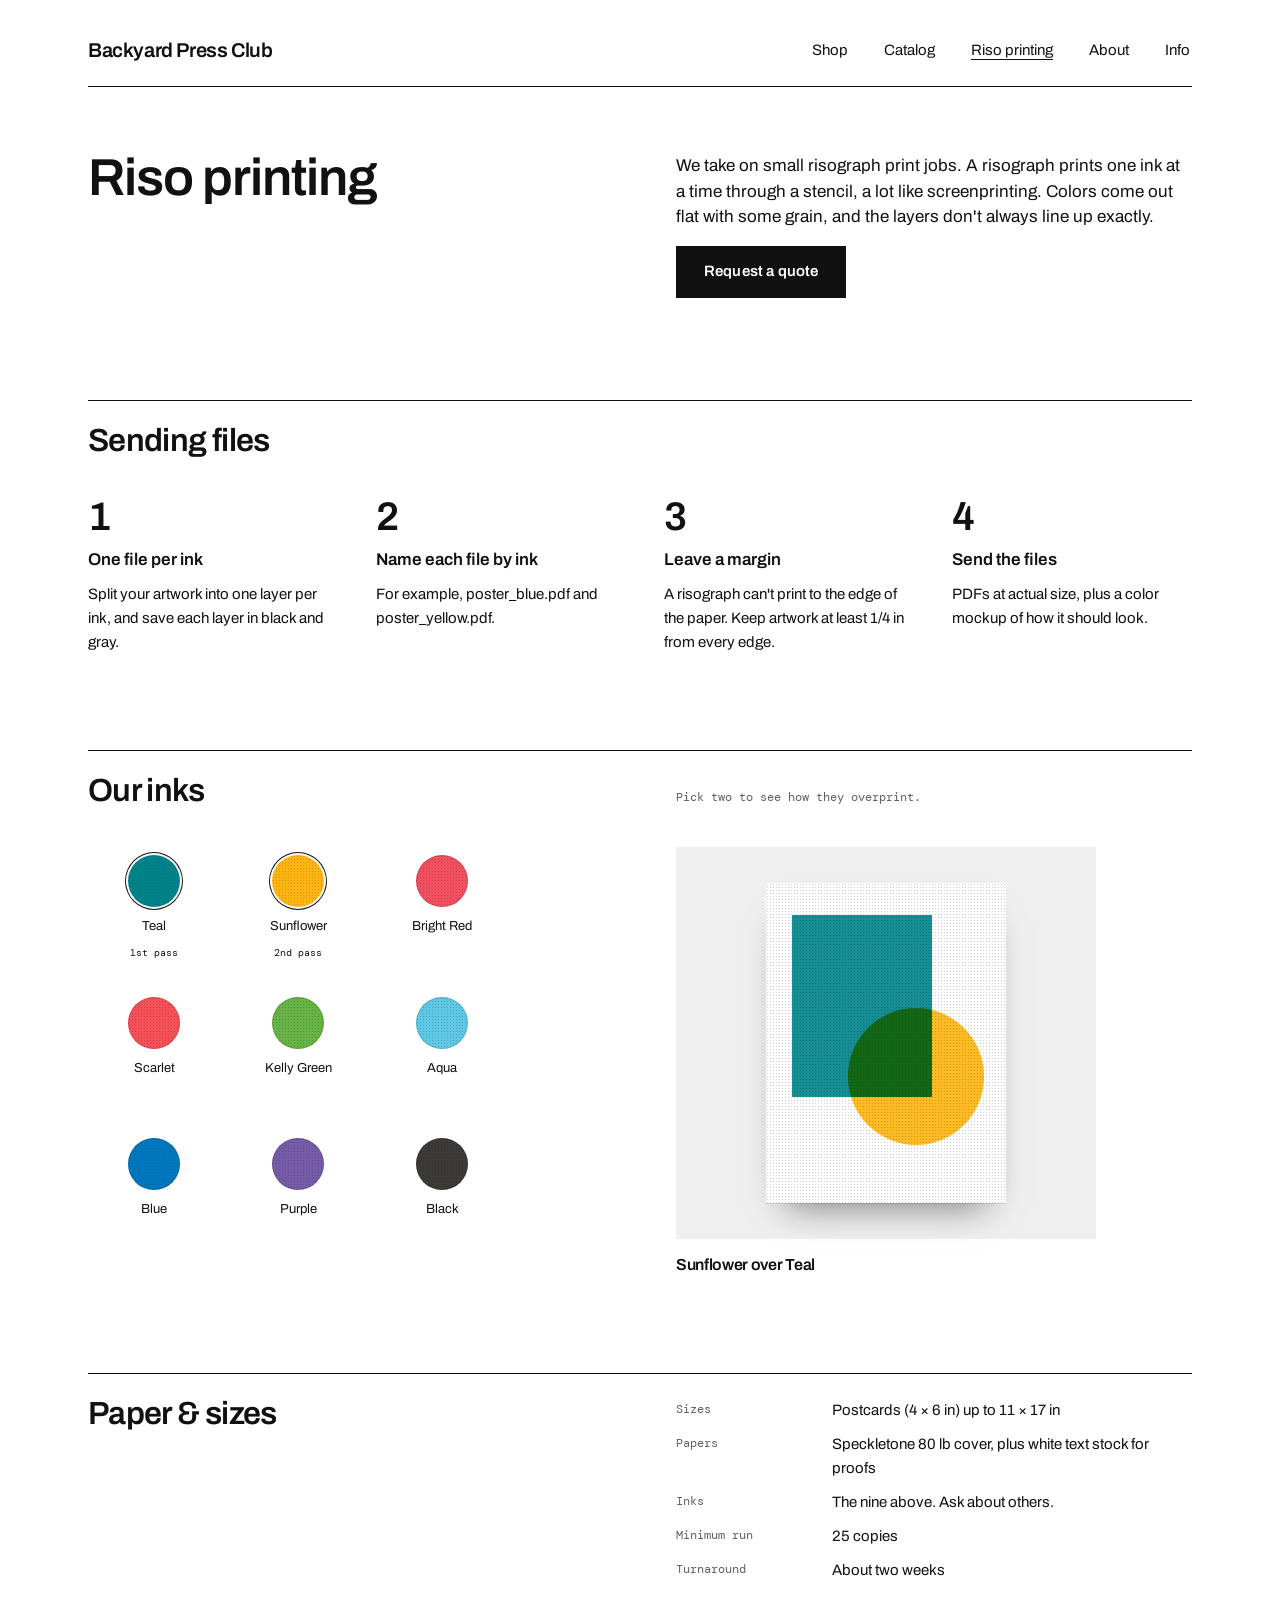
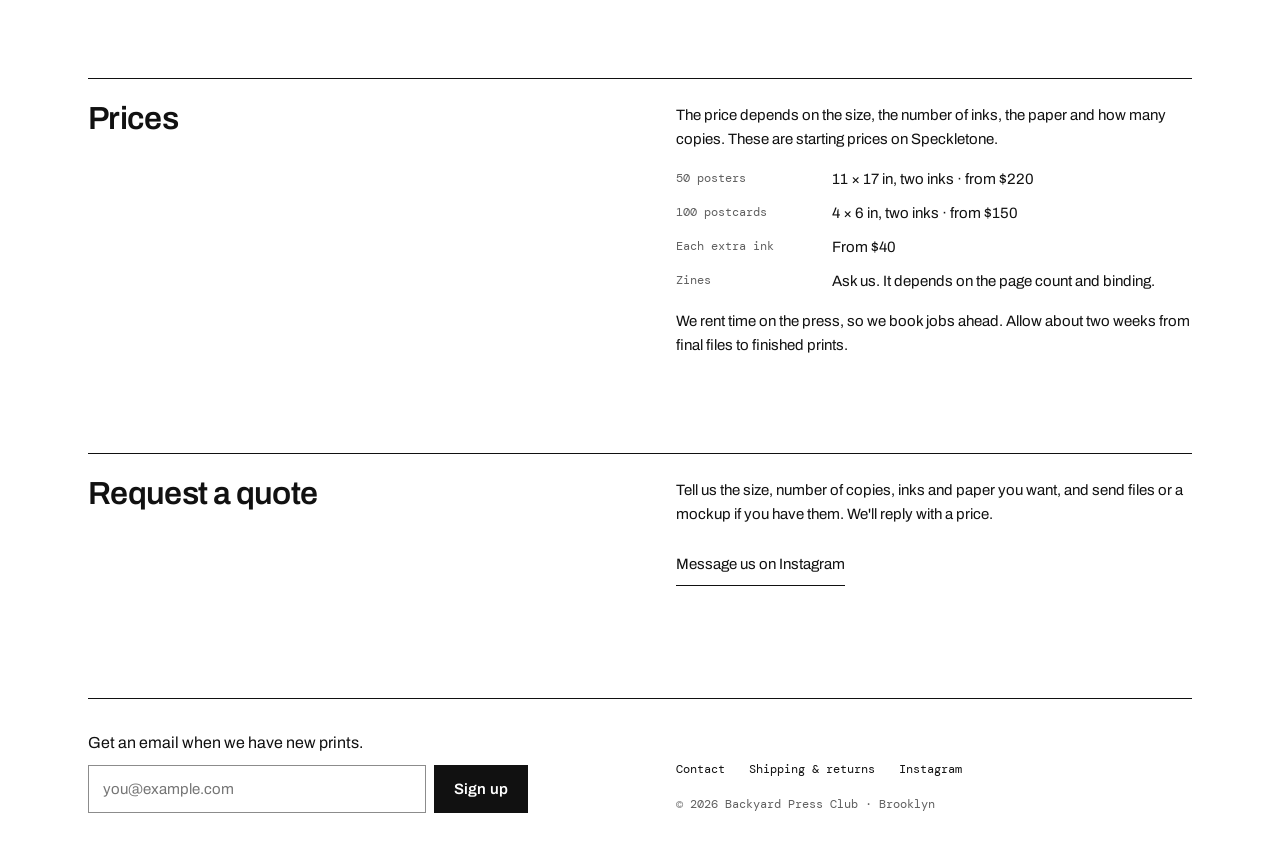
<file: printing.html>
<!doctype html>
<html lang="en">
<head>
<meta charset="utf-8">
<meta name="viewport" content="width=device-width, initial-scale=1, viewport-fit=cover">
<meta name="claude:viewport-fit-sides" content="cover">
<title>Riso printing · Backyard Press Club</title>
<meta name="description" content="Risograph printing in Brooklyn: how to send files, which inks and papers we use, and how to get a quote.">
<link rel="preconnect" href="https://fonts.googleapis.com">
<link rel="preconnect" href="https://fonts.gstatic.com" crossorigin>
<link rel="stylesheet" href="https://fonts.googleapis.com/css2?family=Archivo:wdth,wght@62..125,100..900&amp;family=DM+Mono:wght@400;500&amp;display=swap">
<link rel="stylesheet" href="assets/site.css">
<link rel="icon" href="assets/favicon.svg" type="image/svg+xml">
</head>
<body data-page="printing">
<a class="skip" href="#main">Skip to content</a>
<header class="site-header">
  <div class="wrap">
    <div class="bar">
      <a class="brand" href="index.html" aria-label="Backyard Press Club, home">
        <span class="display">Backyard Press Club</span>
      </a>
      <nav class="nav" aria-label="Main">
        <a href="index.html">Shop</a>
        <a href="catalog.html">Catalog</a>
        <a href="printing.html" aria-current="page">Riso printing</a>
        <a href="about.html">About</a>
        <a href="info.html">Info</a>
      </nav>
    </div>
  </div>
</header>

<main id="main" class="wrap stack">
  <section class="intro" style="margin-bottom:0">
    <div class="head">
      <h1 class="display">Riso printing</h1>
    </div>
    <div class="side">
      <p>We take on small risograph print jobs. A risograph prints one ink at a time through a stencil, a lot like screenprinting. Colors come out flat with some grain, and the layers don't always line up exactly.</p>
      <div class="links">
        <a class="btn" href="#quote">Request a quote</a>
      </div>
    </div>
  </section>

  <section id="files">
    <div class="section-head">
      <h2 class="display">Sending files</h2>
    </div>
    <ol class="steps">
      <li><span class="display n">1</span><strong>One file per ink</strong><span>Split your artwork into one layer per ink, and save each layer in black and gray.</span></li>
      <li><span class="display n">2</span><strong>Name each file by ink</strong><span>For example, poster_blue.pdf and poster_yellow.pdf.</span></li>
      <li><span class="display n">3</span><strong>Leave a margin</strong><span>A risograph can't print to the edge of the paper. Keep artwork at least 1/4 in from every edge.</span></li>
      <li><span class="display n">4</span><strong>Send the files</strong><span>PDFs at actual size, plus a color mockup of how it should look.</span></li>
    </ol>
  </section>

  <section>
    <div class="section-head">
      <h2 class="display">Our inks</h2>
      <span class="mono mute">Pick two to see how they overprint.</span>
    </div>
    <div class="inks">
      <div class="ink-col">
        <div class="ink-chips" data-chips role="group" aria-label="Inks"></div>
      </div>
      <figure class="overprint">
        <div class="frame">
          <span class="sheet" aria-hidden="true">
            <span class="shape" data-op1 style="left:11%;top:10%;width:58%;height:57%"></span>
            <span class="shape" data-op2 style="left:34%;top:39%;width:57%;aspect-ratio:1;border-radius:50%"></span>
            <span class="grain"></span>
          </span>
        </div>
        <figcaption class="display" data-op-caption aria-live="polite">Sunflower over Teal</figcaption>
      </figure>
    </div>
  </section>

  <section class="split">
    <h2 class="display">Paper &amp; sizes</h2>
    <div class="copy">
      <dl class="facts">
        <dt>Sizes</dt><dd>Postcards (4 × 6 in) up to 11 × 17 in</dd>
        <dt>Papers</dt><dd>Speckletone 80 lb cover, plus white text stock for proofs</dd>
        <dt>Inks</dt><dd>The nine above. Ask about others.</dd>
        <dt>Minimum run</dt><dd>25 copies</dd>
        <dt>Turnaround</dt><dd>About two weeks</dd>
      </dl>
    </div>
  </section>

  <section id="prices" class="split">
    <h2 class="display">Prices</h2>
    <div class="copy">
      <p>The price depends on the size, the number of inks, the paper and how many copies. These are starting prices on Speckletone.</p>
      <dl class="facts">
        <dt>50 posters</dt><dd>11 × 17 in, two inks · from $220</dd>
        <dt>100 postcards</dt><dd>4 × 6 in, two inks · from $150</dd>
        <dt>Each extra ink</dt><dd>From $40</dd>
        <dt>Zines</dt><dd>Ask us. It depends on the page count and binding.</dd>
      </dl>
      <p>We rent time on the press, so we book jobs ahead. Allow about two weeks from final files to finished prints.</p>
    </div>
  </section>

  <section id="quote" class="split">
    <h2 class="display">Request a quote</h2>
    <div class="copy">
      <p>Tell us the size, number of copies, inks and paper you want, and send files or a mockup if you have them. We'll reply with a price.</p>
      <p><a class="link-under" href="https://www.instagram.com/backyard.press.club/">Message us on Instagram</a></p>
    </div>
  </section>
</main>

<footer class="site-footer">
  <div class="wrap">
    <div class="bar">
      <nav aria-label="Footer">
        <a href="about.html#contact">Contact</a>
        <a href="info.html#shipping">Shipping &amp; returns</a>
        <a href="https://www.instagram.com/backyard.press.club/">Instagram</a>
      </nav>
      <span class="mono mute">© <span data-year>2026</span> Backyard Press Club · Brooklyn</span>
    </div>
  </div>
</footer>
<script src="assets/works.js"></script>
<script src="assets/site.js"></script>
</body>
</html>
</file>
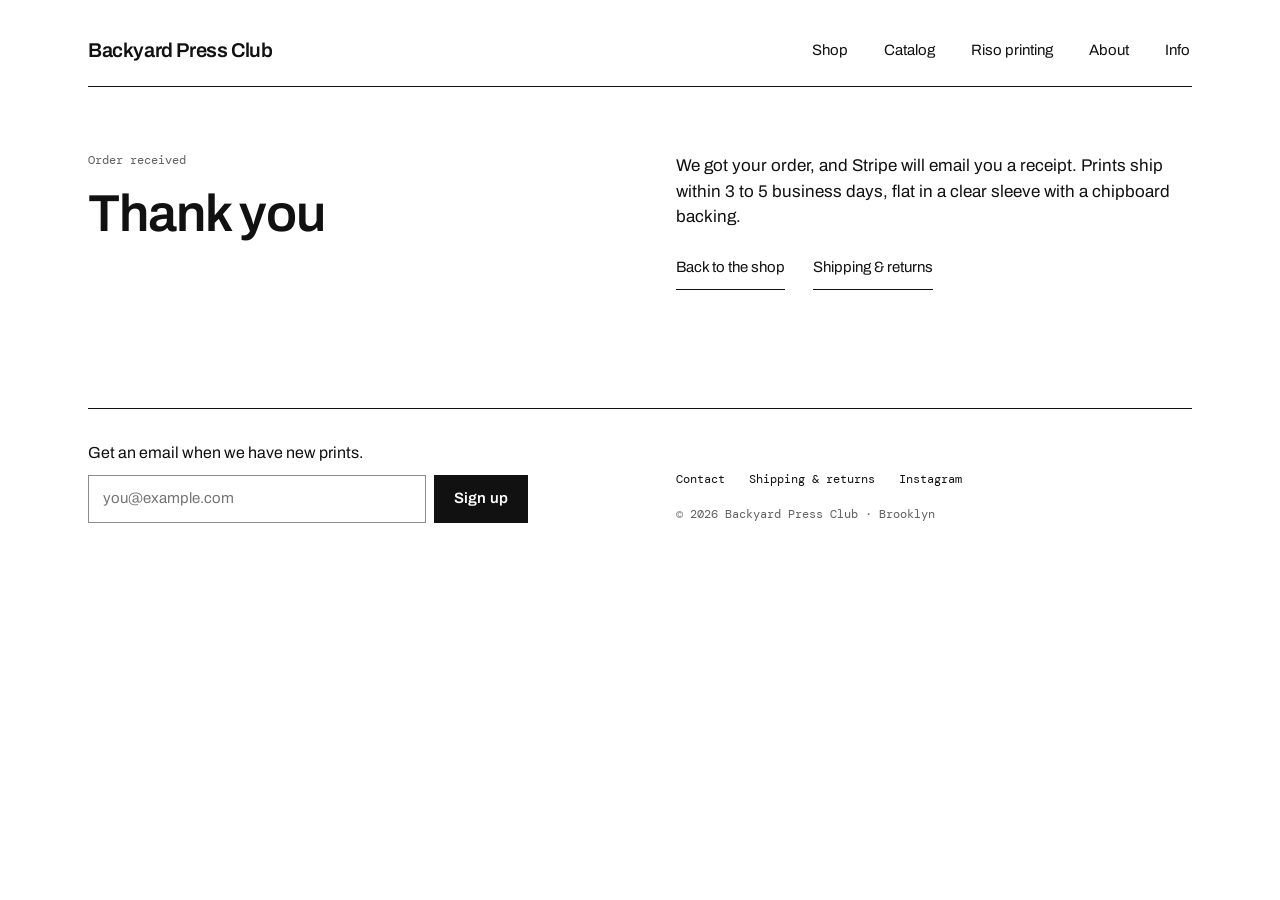
<file: thanks.html>
<!doctype html>
<html lang="en">
<head>
<meta charset="utf-8">
<meta name="viewport" content="width=device-width, initial-scale=1, viewport-fit=cover">
<meta name="claude:viewport-fit-sides" content="cover">
<title>Thank you · Backyard Press Club</title>
<meta name="description" content="Thanks for your order.">
<link rel="preconnect" href="https://fonts.googleapis.com">
<link rel="preconnect" href="https://fonts.gstatic.com" crossorigin>
<link rel="stylesheet" href="https://fonts.googleapis.com/css2?family=Archivo:wdth,wght@62..125,100..900&amp;family=DM+Mono:wght@400;500&amp;display=swap">
<link rel="stylesheet" href="assets/site.css">
<link rel="icon" href="assets/favicon.svg" type="image/svg+xml">
</head>
<body data-page="thanks">
<a class="skip" href="#main">Skip to content</a>
<header class="site-header">
  <div class="wrap">
    <div class="bar">
      <a class="brand" href="index.html" aria-label="Backyard Press Club, home">
        <span class="display">Backyard Press Club</span>
      </a>
      <nav class="nav" aria-label="Main">
        <a href="index.html">Shop</a>
        <a href="catalog.html">Catalog</a>
        <a href="printing.html">Riso printing</a>
        <a href="about.html">About</a>
        <a href="info.html">Info</a>
      </nav>
    </div>
  </div>
</header>

<main id="main" class="wrap">
  <section class="intro" style="margin-bottom:0">
    <div class="head">
      <span class="mono mute">Order received</span>
      <h1 class="display">Thank you</h1>
    </div>
    <div class="side">
      <p>We got your order, and Stripe will email you a receipt. Prints ship within 3 to 5 business days, flat in a clear sleeve with a chipboard backing.</p>
      <div class="links">
        <a class="link-under" href="index.html">Back to the shop</a>
        <a class="link-under" href="about.html#shipping">Shipping &amp; returns</a>
      </div>
    </div>
  </section>
</main>

<footer class="site-footer">
  <div class="wrap">
    <div class="bar">
      <nav aria-label="Footer">
        <a href="about.html#contact">Contact</a>
        <a href="info.html#shipping">Shipping &amp; returns</a>
        <a href="https://www.instagram.com/backyard.press.club/">Instagram</a>
      </nav>
      <span class="mono mute">© <span data-year>2026</span> Backyard Press Club · Brooklyn</span>
    </div>
  </div>
</footer>
<script src="assets/works.js"></script>
<script src="assets/site.js"></script>
</body>
</html>
</file>
<file: assets/site.css>
/* Backyard Press Club — "Quiet"
   White page, black wide grotesk, no accent colour (Nov 2026, Jon: drop the blue).
   All other colour comes from the prints. */
:root {
  --paper: #ffffff;
  --ink: #111111;
  --mute: #5f5f5f;          /* secondary text, passes 4.5:1 on white */
  --rule: rgba(17, 17, 17, .22);
  --mat: #efefef;           /* light grey mat behind each print */
  --mat-hover: #e4e4e4;
  --display: 'Archivo', 'Helvetica Neue', Arial, sans-serif;
  --text: 'Archivo', 'Helvetica Neue', Arial, sans-serif;
  --mono: 'DM Mono', ui-monospace, 'SFMono-Regular', Menlo, monospace;
  --wrap: 1200px;
  --gutter: 48px;
  /* Shared scale (Nov 28). Use these for new rules instead of raw px.
     Type: 12 labels (mono) / 14 small / 15 body / 17 lead / 20 large / 32 section / 52 page title. */
  --t-label: 12px; --t-small: 14px; --t-body: 15px; --t-lead: 17px; --t-large: 20px; --t-section: 32px;
  --t-title: clamp(36px, 5vw, 52px);
  /* Space: steps at least 25% apart. Gap inside an item < gap between items. */
  --s-1: 4px; --s-2: 8px; --s-3: 12px; --s-4: 16px; --s-5: 24px; --s-6: 32px; --s-7: 48px; --s-8: 72px; --s-9: 96px;
  color-scheme: light;
}

*, *::before, *::after { box-sizing: border-box; }
html { -webkit-text-size-adjust: 100%; }
body {
  margin: 0;
  background: var(--paper);
  color: var(--ink);
  font-family: var(--text);
  font-size: 16px;
  line-height: 1.5;
  font-stretch: 100%;
  -webkit-font-smoothing: antialiased;
}
img { max-width: 100%; display: block; }
a { color: var(--ink); text-decoration: none; }
a:hover { color: var(--mute); }
:focus-visible { outline: 2px solid var(--ink); outline-offset: 3px; }
button { font: inherit; color: inherit; }

.wrap {
  max-width: var(--wrap);
  margin: 0 auto;
  padding-left: max(var(--gutter), env(safe-area-inset-left, 0px));
  padding-right: max(var(--gutter), env(safe-area-inset-right, 0px));
}
@media (max-width: 720px) {
  :root { --gutter: 20px; }
}

/* Design polish, Nov 28: plain grotesk at normal width (Jon: the wide grotesk was the wrong direction). */
.display { font-family: var(--display); font-weight: 600; font-stretch: 100%; letter-spacing: -.02em; text-wrap: balance; }
.mono { font-family: var(--mono); font-size: var(--t-label); letter-spacing: 0; }
.mute { color: var(--mute); }
.skip { position: absolute; left: -9999px; }
.skip:focus { left: 16px; top: 16px; background: var(--paper); padding: 8px 12px; z-index: 20; }

/* Header */
.site-header .wrap { padding-block: 28px 0; }
.site-header .bar {
  display: flex; flex-wrap: wrap; gap: 12px 32px;
  align-items: center; justify-content: space-between;
  padding-bottom: 14px; border-bottom: 1px solid var(--ink);
}
.brand { display: flex; align-items: center; gap: 12px; min-height: 44px; }
.brand span { font-size: var(--t-large); line-height: 1; }
.nav { display: flex; flex-wrap: wrap; gap: 0 var(--s-6); font-size: var(--t-body); }
.nav a { display: inline-flex; align-items: center; min-height: 44px; padding: 0 2px; color: var(--ink); }
.nav a:hover { color: var(--mute); }
.nav a[aria-current="page"] { color: var(--ink); text-decoration: underline; text-underline-offset: 4px; }

main.wrap { padding-block: 64px 112px; }
@media (max-width: 720px) { main.wrap { padding-block: 40px 72px; } }

/* Page intro */
.intro {
  display: flex; flex-wrap: wrap; gap: 24px 64px;
  align-items: flex-end; justify-content: space-between;
  margin-bottom: 64px;
}
.intro .head { flex: 1 1 520px; display: flex; flex-direction: column; gap: 18px; min-width: 0; }
.intro h1 { margin: 0; font-size: clamp(36px, 5vw, 52px); line-height: 1.02; }
.intro .side { flex: 0 1 360px; display: flex; flex-direction: column; gap: 16px; padding-bottom: 6px; min-width: 0; }
.intro p { margin: 0; font-size: 17px; line-height: 1.5; }

/* Tabs used for filters and the list/grid toggle */
.tabs { display: flex; flex-wrap: wrap; gap: 0 26px; align-items: center; }
.tab {
  min-height: 44px; padding: 0 2px; background: none; border: 0;
  border-bottom: 1px solid transparent; color: var(--mute);
  font-size: 15px; cursor: pointer;
}
.tab:hover { color: var(--ink); }
.tab[aria-pressed="true"] { color: var(--ink); border-bottom-color: var(--ink); }
.toolbar {
  display: flex; flex-wrap: wrap; gap: 8px 24px; align-items: center; justify-content: space-between;
  border-bottom: 1px solid var(--rule); margin-bottom: 48px;
}

/* A print on its mat */
.mat {
  background: var(--mat); aspect-ratio: 4 / 5; max-width: 100%;
  display: flex; align-items: center; justify-content: center;
  transition: background .4s ease;
}
.sheet {
  position: relative; width: 72%; aspect-ratio: 3 / 4; max-width: 100%;
  background: #fff; overflow: hidden;
  box-shadow: 0 1px 0 rgba(17,17,17,.10), 0 10px 22px -16px rgba(17,17,17,.45);
  transition: transform .45s cubic-bezier(.2,.7,.2,1), box-shadow .45s;
}
.sheet img { position: absolute; inset: 0; width: 100%; height: 100%; object-fit: cover; transition: opacity .4s; }
.sheet .shape { position: absolute; mix-blend-mode: multiply; opacity: .92; transition: transform .6s cubic-bezier(.2,.7,.2,1); }
.sheet .grain {
  position: absolute; inset: 0; pointer-events: none; opacity: .55;
  background-image: radial-gradient(rgba(30,25,20,.22) .55px, transparent .95px);
  background-size: 3px 3px; mix-blend-mode: multiply; transition: opacity .45s;
}
.work:hover .mat, .work:focus-visible .mat { background: var(--mat-hover); }
.work:hover .sheet, .work:focus-visible .sheet {
  transform: translateY(-6px);
  box-shadow: 0 1px 0 rgba(17,17,17,.10), 0 22px 34px -20px rgba(17,17,17,.55);
}
.work:hover .grain, .work:focus-visible .grain { opacity: 1; }
.work:hover .shape.s2, .work:focus-visible .shape.s2 { transform: translate(5px, 3px); }  /* the second pass shifts, like real misregistration */
@media (prefers-reduced-motion: reduce) {
  .sheet, .sheet .shape, .mat { transition: none; }
  .work:hover .sheet { transform: none; }
}

.dots { display: inline-flex; gap: 4px; }
.dots i { width: 9px; height: 9px; border-radius: 50%; display: block; }

/* Shop grid */
.grid { display: grid; grid-template-columns: repeat(auto-fill, minmax(300px, 1fr)); gap: 64px 24px; }
@media (max-width: 720px) { .grid { grid-template-columns: 1fr; gap: 48px; } }
.work {
  display: flex; flex-direction: column; text-align: left;
  background: none; border: 0; padding: 0; cursor: pointer; width: 100%;
}
.work .line1 { display: flex; justify-content: space-between; align-items: baseline; gap: 16px; margin-top: 20px; }
.work .line1 .display { font-size: 18px; line-height: 1.15; }
.work .line1 .price { font-size: 15px; font-variant-numeric: tabular-nums; white-space: nowrap; }
.work .line2 { display: flex; flex-wrap: wrap; align-items: center; gap: 8px; margin-top: 8px; color: var(--mute); font-size: 14px; }
.work.is-sold .sheet { opacity: .6; }
.status { font-family: var(--mono); font-size: 11px; color: var(--ink); }
.status.few { color: var(--ink); }

/* Catalogue list */
.cat-scroll { overflow-x: auto; }
.cat-list { min-width: 760px; }
.cat-row {
  display: grid; grid-template-columns: 96px 56px minmax(0, 1fr) 180px 100px 72px; gap: 24px; align-items: center;
  width: 100%; padding: 10px 0; border: 0; border-bottom: 1px solid var(--rule);
  background: none; text-align: left; cursor: pointer; transition: background .25s;
}
.cat-row:hover { background: rgba(17,17,17,.035); }
.cat-row.head { cursor: default; padding: 12px 0; font-family: var(--mono); font-size: 12px; color: var(--mute); }
.cat-row.head:hover { background: none; }
.cat-row .t { font-size: 18px; line-height: 1.2; transition: color .25s; }
.cat-row:hover .t { text-decoration: underline; text-underline-offset: 4px; text-decoration-thickness: 1px; }
.cat-row .num { text-align: right; font-variant-numeric: tabular-nums; }
.thumb { width: 56px; height: 56px; background: var(--mat); display: flex; align-items: center; justify-content: center; }
.thumb .sheet { width: 70%; box-shadow: 0 6px 12px -10px rgba(17,17,17,.6); }
.cat-grid { display: grid; grid-template-columns: repeat(auto-fill, minmax(200px, 1fr)); gap: 48px 28px; padding-top: 40px; }
.cat-grid .work .sheet { width: 64%; }
.cat-grid .work .meta { margin-top: 14px; display: flex; flex-direction: column; gap: 6px; }
.cat-grid .work .meta .display { font-size: 17px; line-height: 1.15; }

/* Quick look */
dialog.quick {
  padding: 0; border: 0; width: min(920px, calc(100% - 32px)); max-height: calc(100% - 48px);
  background: var(--paper); color: var(--ink);
  box-shadow: 0 30px 60px -30px rgba(17,17,17,.6);
}
dialog.quick::backdrop { background: rgba(17,17,17,.32); }
.ql { display: flex; flex-wrap: wrap; }
.ql .pic { flex: 1 1 380px; background: var(--mat); display: flex; align-items: center; justify-content: center; padding: 48px 32px; min-height: 420px; }
.ql .pic .sheet { width: 62%; box-shadow: 0 1px 0 rgba(17,17,17,.1), 0 22px 34px -20px rgba(17,17,17,.55); }
.ql .pic .grain { opacity: 1; }
.ql .body { flex: 1 1 340px; padding: 32px 40px 40px; display: flex; flex-direction: column; gap: 20px; min-width: 0; }
.ql .top { display: flex; justify-content: space-between; align-items: center; gap: 16px; }
.ql .close { min-height: 44px; padding: 0 2px; background: none; border: 0; border-bottom: 1px solid var(--ink); font-size: 14px; cursor: pointer; }
.ql h2 { margin: 0; font-size: 32px; line-height: 1.05; }
.ql h2 .by { color: var(--mute); font-weight: 400; }
.ql p { margin: 0; font-size: 15px; line-height: 1.6; color: #333; }
.ql dl { margin: 0; display: grid; grid-template-columns: 96px minmax(0, 1fr); gap: 10px 16px; font-size: 14px; border-top: 1px solid var(--rule); padding-top: 16px; }
.ql dt { font-family: var(--mono); font-size: 12px; color: var(--mute); padding-top: 2px; }
.ql dd { margin: 0; display: flex; flex-wrap: wrap; align-items: center; gap: 6px 12px; }
.ql dd .ink { display: inline-flex; align-items: center; gap: 6px; }
.ql dd .ink i { width: 10px; height: 10px; border-radius: 50%; display: block; }
.ql .buy { margin-top: auto; display: flex; flex-direction: column; gap: 10px; }
@media (max-width: 720px) {
  .ql .pic { min-height: 300px; padding: 32px 24px; }
  .ql .body { padding: 24px 20px 28px; }
}

.btn {
  display: inline-flex; align-items: center; justify-content: center; gap: 10px;
  min-height: 52px; padding: 0 28px; border: 0; background: var(--ink); color: #fff;
  font-size: 15px; font-weight: 600; letter-spacing: .01em; cursor: pointer; text-align: center;
}
.btn:hover { color: #fff; background: #333; }
.btn-line { background: #fff; color: var(--ink); box-shadow: inset 0 0 0 1px var(--ink); }
.btn-line:hover { background: var(--ink); color: #fff; }
.btn[aria-disabled="true"], .btn:disabled { background: #fff; color: var(--mute); box-shadow: inset 0 0 0 1px #cfcfcf; cursor: not-allowed; }
.btn[aria-disabled="true"]:hover, .btn:disabled:hover { background: #fff; color: var(--mute); }
.link-under { display: inline-flex; align-items: center; min-height: 44px; border-bottom: 1px solid var(--ink); font-size: 15px; }

/* Riso printing page */
.stack { display: flex; flex-direction: column; gap: 96px; }
@media (max-width: 720px) { .stack { gap: 72px; } }
.section-head {
  display: flex; flex-wrap: wrap; gap: 8px 32px; align-items: baseline; justify-content: space-between;
  border-bottom: 1px solid var(--ink); padding-bottom: 14px; margin-bottom: 32px;
}
.section-head h2 { margin: 0; font-size: 32px; line-height: 1; }
.steps { margin: 0; padding: 0; list-style: none; display: grid; grid-template-columns: repeat(auto-fit, minmax(220px, 1fr)); gap: 40px 48px; }
.steps li { display: flex; flex-direction: column; gap: 10px; }
.steps .n { font-size: 40px; line-height: 1; color: var(--ink); }
.steps strong { font-size: 17px; font-weight: 600; }
.steps span:last-child { font-size: 15px; line-height: 1.6; color: #333; }
.inks { display: flex; flex-wrap: wrap; gap: 48px 72px; align-items: center; }
.ink-chips { flex: 1 1 400px; display: grid; grid-template-columns: repeat(4, minmax(0, 1fr)); gap: 20px 12px; min-width: 0; }
.chip { display: flex; flex-direction: column; align-items: center; gap: 10px; padding: 8px 2px; min-height: 44px; background: none; border: 0; cursor: pointer; font-size: 13px; }
.chip .dot { width: 52px; height: 52px; border-radius: 50%; position: relative; overflow: hidden; box-shadow: inset 0 0 0 1px rgba(17,17,17,.12); transition: transform .3s; }
.chip .dot::after { content: ""; position: absolute; inset: 0; background-image: radial-gradient(rgba(30,25,20,.2) .55px, transparent .95px); background-size: 3px 3px; mix-blend-mode: multiply; }
.chip:hover .dot { transform: scale(1.06); }
.chip[aria-pressed="true"] .dot { box-shadow: 0 0 0 2px #fff, 0 0 0 3px var(--ink); }
.chip .hex { font-family: var(--mono); font-size: 10px; color: var(--mute); }
.overprint { flex: 0 1 380px; margin: 0; display: flex; flex-direction: column; gap: 14px; min-width: 0; }
.overprint .frame { background: var(--mat); padding: 36px; display: flex; justify-content: center; }
.overprint .sheet { width: 240px; box-shadow: 0 1px 0 rgba(17,17,17,.1), 0 22px 34px -20px rgba(17,17,17,.55); }
.overprint .sheet .grain { opacity: 1; }
.overprint figcaption { font-size: 16px; }
.split { display: flex; flex-wrap: wrap; gap: 24px 72px; border-top: 1px solid var(--ink); padding-top: 24px; }
.split h2 { margin: 0; flex: 1 1 320px; font-size: 32px; line-height: 1; }
.split .copy { flex: 1 1 420px; min-width: 0; display: flex; flex-direction: column; gap: 16px; font-size: 15px; line-height: 1.6; color: #333; }
.split .copy p { margin: 0; }
.facts { margin: 0; display: grid; grid-template-columns: 140px minmax(0, 1fr); gap: 10px 16px; }
.facts dt { font-family: var(--mono); font-size: 12px; color: var(--mute); padding-top: 2px; }
.facts dd { margin: 0; color: var(--ink); }

/* Footer */
.site-footer .wrap { padding-block: 0 var(--s-7); }
.site-footer .bar { border-top: 1px solid var(--ink); padding-top: 20px; display: flex; flex-wrap: wrap; gap: 12px 40px; justify-content: space-between; align-items: baseline; }
/* (tagline removed Nov 28: it repeated the home lede) */
.site-footer nav { display: flex; flex-wrap: wrap; gap: 0 var(--s-5); }
.site-footer nav a { color: var(--ink); font-family: var(--mono); font-size: var(--t-label); min-height: 32px; display: inline-flex; align-items: center; }

.empty { padding: 48px 0; color: var(--mute); }

/* Shop: board C, Nov 2026 (Jon: "left side is static and the right side you can
   scroll down to see the different prints"). A fixed text column with the index,
   and big prints stacked on the right. */
/* Nov 28 (Jon: the landing page felt disjointed from the rest of the site): the shop now
   sits under the same header, inside the same column, with the same footer as every page. */
.shop-split { display: flex; align-items: flex-start; gap: 48px; padding-block: 40px 96px; }
.split-side {
  position: sticky; top: 24px;
  flex: 0 0 min(340px, 32%); max-height: calc(100vh - 48px); overflow-y: auto;
  display: flex; flex-direction: column; gap: 32px;
}
.side-top { display: flex; align-items: center; min-height: 44px; }
.wordmark { font-size: 20px; line-height: 1; }
.lede { margin: 0; max-width: 440px; font-size: 20px; line-height: 1.3; font-weight: 400; color: var(--ink); text-wrap: pretty; }
.lede a { color: var(--ink); text-decoration: underline; text-underline-offset: 3px; text-decoration-thickness: 1px; }
.side-nav { display: flex; flex-wrap: wrap; gap: 0 20px; font-size: 15px; font-weight: 600; }
.side-nav a { display: inline-flex; align-items: center; min-height: 44px; color: var(--ink); }
.side-nav a:hover { text-decoration: underline; text-underline-offset: 4px; }
.side-nav a[aria-current="page"] { color: var(--ink); text-decoration: underline; text-underline-offset: 4px; }
.index { display: flex; flex-direction: column; }
.index-row {
  display: grid; grid-template-columns: 68px minmax(0, 1fr) auto; gap: 12px; align-items: baseline;
  width: 100%; padding: 10px 0; border: 0; border-bottom: 1px solid rgba(17,17,17,.15);
  background: none; text-align: left; cursor: pointer; font-size: 15px;
}
.index-row.head { cursor: default; color: var(--mute); border-bottom-color: var(--ink); padding: 8px 0; }
.index-row .no { font-family: var(--mono); font-size: 12px; color: var(--mute); }
.index-row .t { color: var(--ink); font-weight: 400; min-width: 0; }
.index-row .t span { font-weight: 400; }
.index-row .p { font-variant-numeric: tabular-nums; white-space: nowrap; }
.index-row:hover .t { text-decoration: underline; text-underline-offset: 3px; }
.index-row.is-current .t { color: var(--ink); text-decoration: underline; text-underline-offset: 3px; }
.index-row.is-current .no { color: var(--ink); }
.index-row.is-sold .t, .index-row.is-sold .p { color: var(--mute); }
.side-foot { margin: auto 0 0; line-height: 1.8; }
.side-foot a { color: var(--ink); }

.split-main { flex: 1 1 auto; min-width: 0; display: flex; flex-direction: column; gap: 16px; }
.plate {
  position: relative; display: flex; align-items: center; justify-content: center;
  width: 100%; height: max(560px, calc(100vh - 48px)); padding: 48px 24px 64px;
  background: var(--mat); border: 0; cursor: pointer; scroll-margin-top: 12px;
  transition: background .4s ease;
}
.plate .sheet { width: auto; height: min(78%, 760px); aspect-ratio: 3 / 4; max-width: 70%; }
.plate.fmt-landscape .sheet { aspect-ratio: 4 / 3; height: auto; width: min(64%, 760px); }
.plate.fmt-small .sheet { height: min(48%, 460px); }
.plate.fmt-large .sheet { height: min(86%, 840px); }
.plate .cap {
  position: absolute; left: 16px; right: 16px; bottom: 14px;
  display: flex; flex-wrap: wrap; justify-content: space-between; gap: 4px 16px;
  font-family: var(--mono); font-size: 12px; color: var(--ink); text-align: left;
}
.plate .cap .open { color: var(--ink); }
.plate:hover, .plate:focus-visible { background: var(--mat-hover); }
.plate:hover .sheet, .plate:focus-visible .sheet { transform: translateY(-6px); box-shadow: 0 1px 0 rgba(17,17,17,.10), 0 22px 34px -20px rgba(17,17,17,.55); }
.plate:hover .grain, .plate:focus-visible .grain { opacity: 1; }
.plate:hover .shape.s2, .plate:focus-visible .shape.s2 { transform: translate(5px, 3px); }
.plate.is-sold .sheet { opacity: .6; }

@media (max-width: 960px) {
  .shop-split { display: block; }
  .shop-split { padding-block: 28px 72px; }
  .split-side { position: static; max-height: none; overflow: visible; margin-bottom: 24px; }
  .side-foot { display: none; }
  /* Phones (Nov 2026 clean-up): the prints come straight after the intro; the index is a desktop aid. */
  .split-side .index, .split-side .signup { display: none; }
  .split-main { gap: 12px; }
  .plate { height: auto; min-height: 0; max-width: 100%; flex-direction: column; gap: 20px; padding: 32px 16px 14px; }
  .plate .cap { position: static; width: 100%; }
  .plate .sheet { height: auto; width: 72%; max-width: 72%; }
  .plate.fmt-small .sheet { width: 48%; }
  .plate.fmt-landscape .sheet { width: 84%; max-width: 84%; }
  .plate.fmt-large .sheet { width: 80%; max-width: 80%; }
}

/* Real print photos (Nov 2026): shown whole on the mat. Hover is quiet: the print lifts a few pixels and the title is underlined. */
.photo { position: relative; display: block; max-width: 100%; }
.photo img { display: block; max-width: 100%; height: auto; box-shadow: 0 1px 0 rgba(17,17,17,.08), 0 18px 30px -20px rgba(17,17,17,.45); transition: transform .5s cubic-bezier(.2,.7,.2,1), box-shadow .5s; }
.plate:hover .photo img, .plate:focus-visible .photo img,
.work:hover .photo img, .work:focus-visible .photo img { transform: translateY(-3px); box-shadow: 0 1px 0 rgba(17,17,17,.08), 0 24px 34px -22px rgba(17,17,17,.5); }
@media (prefers-reduced-motion: reduce) { .photo img { transition: none; } .plate:hover .photo img, .work:hover .photo img { transform: none; } }
/* Real scale (Nov 28): each print is drawn in proportion to its paper size, so a 4 × 6 postcard reads
   smaller than an 11 × 17 print. --s is the long side over 17 in, set by the shop script. */
.plate.has-photo { height: auto; min-height: 0; padding: 72px 40px 72px; }
.plate.has-photo .photo img { max-height: calc((100vh - 200px) * var(--s, 1)); max-width: calc(80% * var(--s, 1) + 20%); width: auto; }
.mat.has-photo { position: relative; }
.mat.has-photo .photo { position: absolute; inset: 24px; display: flex; align-items: center; justify-content: center; }
.mat.has-photo .photo img { max-width: 100%; max-height: 100%; width: auto; height: auto; }
.ql .pic.has-photo { padding: 32px; }
.ql .pic.has-photo .photo img { max-height: 70vh; width: auto; }
@media (max-width: 960px) {
  .plate.has-photo { aspect-ratio: auto; padding: 32px 16px 14px; }
  .plate.has-photo .photo { width: 100%; display: flex; justify-content: center; }
  .plate.has-photo .photo img { max-height: calc(70vh * (.3 + .7 * var(--s, 1))); max-width: calc(100% * (.4 + .6 * var(--s, 1))); }
}
.work:hover .display, .work:focus-visible .display { text-decoration: underline; text-underline-offset: 4px; text-decoration-thickness: 1px; }

/* One print's page (print.html). Print pages round 1 (Nov 28). */
.print-page { padding-top: 40px; }
main.print-page { padding-bottom: 72px; }
.pp { display: grid; grid-template-columns: minmax(0, 7fr) minmax(0, 4fr); gap: 64px; align-items: start; }
.pp-stage { background: var(--mat); height: min(76vh, 800px); min-height: 500px; position: relative; overflow: hidden; }
.pp-view { position: absolute; inset: 56px 56px 64px; display: flex; align-items: center; justify-content: center; }
.pp-view[hidden] { display: none; }
.pp-img { display: flex; align-items: center; justify-content: center; width: 100%; height: 100%; }
.pp-img img {
  max-width: 100%; max-height: 100%; width: auto; height: auto;
  box-shadow: 0 1px 0 rgba(17,17,17,.08), 0 18px 30px -20px rgba(17,17,17,.45);
}
/* Shown at true relative size: an 11 × 17 in sheet fills the mat, a postcard sits small. */
.pp-view[data-v="print"] .pp-img img { max-width: calc(100% * var(--fill, 1)); max-height: calc(100% * var(--fill, 1)); }
.pp-scale { position: absolute; left: 20px; bottom: 16px; font-size: 11px; transition: opacity .3s; }
.pp-stage:not([data-on="print"]) .pp-scale { opacity: 0; }

/* Layers: paper and inks pulled apart in 3D (after the Drums view in Riso Studio).
   Every sheet turns the same way and moves out along its own normal, so the gaps stay even. */
.stack3d {
  --rx: 56deg; --rz: -34deg; --gap: 84px;
  position: relative; display: block; height: 62%; aspect-ratio: 2 / 3; max-width: 42%;
  padding: 0; border: 0; background: none; cursor: pointer; perspective: 1600px;
  transition: transform .9s cubic-bezier(.2,.8,.2,1);
}
.sheet3d {
  position: absolute; inset: 0; width: 100%; height: 100%; display: block;
  transform-origin: 50% 50%;
  transition: transform .9s cubic-bezier(.2,.8,.2,1), box-shadow .6s, opacity .4s, background-color .6s;
  box-shadow: 0 1px 0 rgba(17,17,17,.08), 0 18px 30px -20px rgba(17,17,17,.45);
}
.sheet3d.ink { mix-blend-mode: multiply; box-shadow: none; }
.stack3d.open { transform: translateX(-38%); }
.stack3d.is-wide { height: auto; width: 56%; max-width: none; }
.stack3d[style*="--n:5"] { --gap: 66px; }
.pp-est { font-size: 11px; }
.stack3d.open .sheet3d {
  transform: rotateX(var(--rx)) rotateZ(var(--rz)) translateZ(calc((var(--i) - (var(--n) - 1) / 2) * var(--gap)));
  transition-delay: calc(var(--i) * 70ms);
  box-shadow: 0 0 0 .5px rgba(17,17,17,.14), 0 24px 30px -22px rgba(17,17,17,.38);
}
/* Apart, each ink is a clear sheet: the colour floats, the film just catches the light. */
.stack3d.open .sheet3d.ink { mix-blend-mode: normal; background-color: rgba(255,255,255,.28); }
.stack3d.has-focus .sheet3d:not(.is-focus) { opacity: .22; }
.stack3d.has-focus .sheet3d.is-focus { background-color: rgba(255,255,255,.7); transition-delay: 0s; }
.s3-labels { list-style: none; margin: 0; padding: 0; }
.s3-labels li {
  position: absolute; transform: translateY(-50%); white-space: nowrap;
  display: flex; align-items: center; gap: 10px; opacity: 0; transition: opacity .4s;
}
.s3-labels li::before { content: ""; width: 24px; height: 1px; background: var(--rule); }
.s3-labels button { display: inline-flex; align-items: baseline; gap: 10px; min-height: 36px; padding: 0; background: none; border: 0; border-bottom: 1px solid transparent; font-size: 14px; cursor: pointer; }
.s3-labels button[aria-pressed="true"] { border-bottom-color: var(--ink); }
/* Desktop: the labels beside the stack are the legend, so the row under it keeps only the toggle. */
@media (min-width: 961px) {
  .pp-legend .lg.lg { display: none; }
  .pp-legend.pp-legend { border-top: 0; padding-top: 0; }
  .pp-under.pp-under { flex-direction: row; justify-content: space-between; align-items: center; }
}
.pp-stage:not(.is-open) .s3-labels { pointer-events: none; }
.pp-stage.is-open .s3-labels li { opacity: 1; }
.pp-stage.is-open .stack3d.has-focus ~ .s3-labels li:not(.is-focus) { opacity: .3; }
.pp-under { display: flex; flex-direction: column; gap: 6px; margin-top: 12px; }
.pp-legend { display: flex; flex-wrap: wrap; gap: 0 20px; align-items: center; border-top: 1px solid var(--rule); padding-top: 4px; font-size: 14px; }
.pp-legend[hidden] { display: none; }
.pp-legend .lg { display: inline-flex; align-items: center; gap: 8px; min-height: 44px; padding: 0; background: none; border: 0; border-bottom: 1px solid transparent; cursor: pointer; }
.pp-legend .lg[aria-pressed="true"] { border-bottom-color: var(--ink); }
.pp-legend i { width: 10px; height: 10px; border-radius: 50%; display: block; box-shadow: inset 0 0 0 1px rgba(17,17,17,.12); }
.pp-toggle { margin-left: auto; min-height: 44px; padding: 0 2px; background: none; border: 0; border-bottom: 1px solid var(--ink); font-size: 14px; cursor: pointer; }
@media (prefers-reduced-motion: reduce) { .sheet3d, .stack3d { transition: none; } }

/* Ink by ink: each separation flat, then the print. */
.byink { width: 100%; display: grid; grid-template-columns: var(--cols); justify-content: center; align-items: center; gap: 0 16px; }
.byink figure { max-width: 180px; justify-self: center; width: 100%; }
.byink figure { margin: 0; display: flex; flex-direction: column; gap: 10px; }
.bi-sheet { display: block; width: 100%; box-shadow: 0 1px 0 rgba(17,17,17,.08), 0 14px 22px -16px rgba(17,17,17,.45); }
.bi-sheet img { width: 100%; height: auto; }
.byink figcaption { font-size: 13px; }
.byink .op { font-size: 18px; color: var(--mute); padding-bottom: 28px; }

/* Text column */
.pp-text { position: sticky; top: 24px; display: flex; flex-direction: column; gap: 18px; min-width: 0; }
.pp-text .kicker { margin: 0 0 -4px; }
.pp-text .kicker a { color: var(--mute); }
.pp-text .kicker a:hover { color: var(--ink); }
.pp-text .kicker [aria-current] { color: var(--ink); }
.pp-text h1 { margin: 0; font-size: clamp(30px, 3.4vw, 44px); line-height: 1.04; }
.pp-text .by { margin: 0; font-size: 17px; line-height: 1.45; color: var(--mute); }
.pp-text .about { margin: 0; font-size: 15px; line-height: 1.6; color: #333; max-width: 46ch; }
.pp-text .facts { border-top: 1px solid var(--rule); padding-top: 16px; grid-template-columns: 88px minmax(0, 1fr); font-size: 14px; }
.inklist { display: flex; flex-wrap: wrap; gap: 4px 14px; }
.inklist .ink { display: inline-flex; align-items: center; gap: 6px; }
.inklist .ink i { width: 10px; height: 10px; border-radius: 50%; display: block; }
.pp-buy { display: flex; flex-direction: column; gap: 10px; border-top: 1px solid var(--rule); padding-top: 16px; }
.pp-buy .mono { text-wrap: pretty; }
.ways { display: flex; flex-wrap: wrap; align-items: center; justify-content: space-between; gap: 8px 16px; margin-top: -8px; }
.ways .by { margin: 0; }
.way-list { display: flex; gap: 4px; }
.way { display: inline-flex; align-items: center; justify-content: center; gap: 0; min-width: 44px; min-height: 36px; padding: 0 6px; border-bottom: 1px solid transparent; }
.way i { width: 12px; height: 12px; border-radius: 50%; display: block; box-shadow: inset 0 0 0 1px rgba(17,17,17,.1); }
.way i + i { margin-left: -4px; mix-blend-mode: multiply; }
.way[aria-current] { border-bottom-color: var(--ink); }
.way:hover i { opacity: .8; }
.way.is-sold i { opacity: .4; }
.pp-pager { display: grid; grid-template-columns: 1fr 1fr; gap: 24px; margin-top: 72px; border-top: 1px solid var(--ink); padding-top: 18px; }
.pp-pager a { display: flex; flex-direction: column; gap: 4px; }
.pp-pager a.nx { text-align: right; }
.pp-pager .display { font-size: 18px; transition: color .3s; }
.pp-pager a:hover .display { text-decoration: underline; text-underline-offset: 4px; text-decoration-thickness: 1px; }
.pp-pager .mono { white-space: nowrap; }
.ql .buy .more { color: var(--ink); font-size: 14px; }
@media (max-width: 960px) {
  .pp { grid-template-columns: 1fr; gap: 32px; }
  .pp-stage { height: auto; min-height: 0; aspect-ratio: 4 / 5; }
  .pp-view { inset: 28px 24px 40px; }
  .pp-text { position: static; }
  .stack3d { --gap: 40px; height: 74%; max-width: 60%; }
  .stack3d.is-wide { width: 72%; }
  .stack3d.open { transform: none; }
  .s3-labels { display: none; }
  .byink { gap: 0 8px; }
  .byink figcaption { font-size: 11px; line-height: 1.3; }
  .byink figcaption .mono { display: none; }
  .pp-scale { left: 14px; bottom: 10px; }
  .pp-pager .display { font-size: 16px; }
  .pp-pager .display .t { display: none; }
  .pp-pager .display .t + .mute { color: var(--ink); }
}

/* Availability (Nov 2026): sold-out works fade back but keep their place. */
.plate.is-sold img, .work.is-sold img, .sib.is-sold img { opacity: .5; }
.index-row.is-sold, .index-row.is-sold .p { color: var(--mute); }

/* Email signup: one line, plain, in the footer and the shop sidebar. */
.signup { display: grid; gap: 10px; max-width: 440px; margin: 0 0 32px; }
.signup label { font-size: 16px; }
.signup .su-row { display: flex; gap: 8px; }
.signup input {
  flex: 1; min-width: 0; min-height: 48px; padding: 0 14px; font: inherit; font-size: 15px; color: var(--ink);
  background: #fff; border: 1px solid #cfcfcf; border-radius: 0;
}
.signup input:focus { border-color: var(--ink); outline: none; box-shadow: inset 0 0 0 1px var(--ink);
}
.signup input:disabled { opacity: .45; }
.signup .btn { min-height: 48px; padding: 0 20px; }
.signup .mono { font-size: 12px; }
.signup .su-note { font-size: 14px; }
.signup.side { margin: 32px 0 20px; }
.signup.side label { font-size: 14px; }

/* Formats and sets (Nov 28). */
.fmt { border: 0; margin: 0 0 4px; padding: 0; display: flex; flex-direction: column; }
.fmt legend { padding: 0 0 8px; }
.fmt-opt { display: flex; align-items: center; gap: 12px; min-height: 48px; padding: 0 14px; border: 1px solid #d6d6d6; margin-top: -1px; cursor: pointer; font-size: 15px; }
.fmt-opt:first-of-type { margin-top: 0; }
.fmt-opt input { accent-color: var(--ink); margin: 0; }
.fmt-opt > span:first-of-type { flex: 1 1 auto; }
.fmt-opt strong { font-weight: 600; }
.fmt-p { font-variant-numeric: tabular-nums; }
.fmt-opt:has(input:checked) { border-color: var(--ink); position: relative; z-index: 1; }
.fmt-box { display: flex; flex-direction: column; gap: 10px; }
.set-link { font-size: 14px; text-decoration: underline; text-underline-offset: 3px; }
.set-plate { background: var(--mat); padding: 40px 32px 28px; display: flex; flex-direction: column; gap: 32px; scroll-margin-top: 12px; }
.set-cards { display: grid; grid-template-columns: repeat(3, minmax(0, 1fr)); gap: 20px; align-items: center; justify-items: center; }
.set-card { display: flex; align-items: center; justify-content: center; width: 100%; height: 220px; }
.set-card img { width: auto; height: auto; max-width: 100%; max-height: 100%; box-shadow: 0 1px 0 rgba(17,17,17,.10), 0 14px 22px -16px rgba(17,17,17,.5); }
.set-text { display: flex; flex-wrap: wrap; justify-content: space-between; align-items: flex-end; gap: 16px 32px; }
.set-text h2 { margin: 6px 0 6px; font-size: 28px; line-height: 1.05; }
.set-text p { margin: 0; max-width: 420px; color: #333; }
.set-buy { display: flex; flex-direction: column; gap: 8px; min-width: 240px; }
@media (max-width: 960px) {
  .set-plate { padding: 24px 16px 20px; gap: 24px; }
  .set-cards { gap: 10px; }
  .set-card { height: 120px; }
}

.nw { white-space: nowrap; }

/* Design polish 2 (Nov 28, Jon: "Let's keep going"). One column line for every
   text page: heading on the left half, copy on the right half, rule on top. */
@media (min-width: 961px) {
  .intro, .split { display: grid; grid-template-columns: minmax(0, 1fr) minmax(0, 1fr); column-gap: 72px; }
  .intro { align-items: start; }
  .intro .side { padding-top: 2px; }
  .inks { display: grid; grid-template-columns: minmax(0, 1fr) minmax(0, 1fr); column-gap: 72px; align-items: start; }
  .overprint { max-width: 420px; }
}
.section-head { border-bottom: 0; border-top: 1px solid var(--ink); padding: 24px 0 0; margin-bottom: 40px; }
.ink-chips { grid-template-columns: repeat(3, minmax(0, 1fr)); max-width: 420px; justify-self: start; }
/* Print page: whichever column is shorter stays in view. */
.pp-fig { position: sticky; top: 24px; }
@media (max-width: 960px) { .pp-fig { position: static; } }
/* Images fade in once loaded instead of popping in. */
img.ld { opacity: 0; }
img.ld-in { transition: opacity .5s ease; }
@media (prefers-reduced-motion: reduce) { img.ld-in { transition: none; } }
.ink-col { flex: 1 1 400px; min-width: 0; }

/* Design polish 3 (Nov 28, Jon: "Keep going"). Shop index: one line per row,
   colourways as ink dots. */
.sr { position: absolute; width: 1px; height: 1px; overflow: hidden; clip: rect(0 0 0 0); white-space: nowrap; }
.index-row .t { display: flex; align-items: baseline; gap: 10px; }
.index-row .tt { overflow: hidden; text-overflow: ellipsis; white-space: nowrap; min-width: 0; }
.index-row .dots { display: inline-flex; gap: 3px; flex: none; transform: translateY(-1px); }
.index-row .dots i { width: 8px; height: 8px; border-radius: 50%; display: block; box-shadow: inset 0 0 0 1px rgba(17,17,17,.12); }
/* Footer: signup and links share one ruled block, on the same two-column line as the text pages. */
.site-footer .wrap { display: grid; grid-template-columns: minmax(0, 1fr) minmax(0, 1fr); column-gap: var(--s-8); row-gap: var(--s-6); align-items: end; }
.site-footer .wrap::before { content: ""; grid-column: 1 / -1; border-top: 1px solid var(--ink); }
.site-footer .signup.foot { margin: 0; }
.site-footer .bar { border-top: 0; padding-top: 0; flex-direction: column; align-items: flex-start; gap: 10px; justify-content: flex-end; }
@media (max-width: 960px) {
  .site-footer .wrap { grid-template-columns: minmax(0, 1fr); row-gap: 32px; }
}
/* Header on phones: wordmark and nav closer together. */
@media (max-width: 720px) {
  .site-header .wrap { padding-top: 16px; }
  .site-header .bar { gap: 0 32px; padding-bottom: 6px; }
  .nav { gap: 0 22px; }
}
/* Index column labels at the same 12px mono as the numbers. */
.index-row.head { font-size: var(--t-label); }
/* Postcard set: every card at the same physical size, upright or sideways. */
.set-card { height: 200px; }
.set-card img { max-width: min(100%, 200px); max-height: 200px; }
@media (max-width: 960px) {
  .set-card { height: 110px; }
  .set-card img { max-width: min(100%, 110px); max-height: 110px; }
}

/* Text pages, round 3 (Nov 28): About, Riso printing, Catalogue, Thanks, 404, signup, phones.
   Kept in one block so it rebases cleanly against the shop and print-page work. */

/* Links inside running copy are underlined, so they read as links without colour. */
.intro p a:not(.link-under), .split .copy p a:not(.link-under), .facts dd a {
  text-decoration: underline; text-underline-offset: 3px; text-decoration-thickness: 1px;
}
.intro .links { display: flex; flex-wrap: wrap; gap: 12px 28px; align-items: center; }

/* Section heads (Sending files, Our inks) sit on the same two columns as the rest of the page. */
@media (min-width: 961px) {
  .section-head { display: grid; grid-template-columns: minmax(0, 1fr) minmax(0, 1fr); column-gap: 72px; align-items: baseline; justify-content: stretch; }
}

/* Ink picker: the picked inks say which pass they are. */
.chip .pass { min-height: 14px; font-size: 10px; color: var(--ink); line-height: 1.2; }

/* Catalogue rows are plain links now (open in a new tab works). */
.cat-row, .cat-row:hover, .cat-grid .work, .cat-grid .work:hover { color: var(--ink); }
.cat-row .cf { color: var(--ink); }

/* Email signup: placement in the footer belongs to the footer work (PR 19); only the field changes here. */
/* The field's edge passes 3:1 against white (WCAG non-text contrast). */
.signup input { border-color: #8c8c8c; }

/* Phones */
@media (max-width: 720px) {
  .facts { grid-template-columns: 96px minmax(0, 1fr); }
  .split h2, .section-head h2 { font-size: 28px; }
  /* Steps: number beside the text instead of above it. */
  .steps { gap: 28px; }
  .steps li { display: grid; grid-template-columns: 36px minmax(0, 1fr); column-gap: 12px; row-gap: 6px; }
  .steps .n { grid-row: 1 / span 2; font-size: 28px; }
  /* Ink picker: the overprint sits above the chips, so a tap shows its result on screen. */
  .inks { gap: 28px; }
  .overprint { order: -1; flex-basis: 100%; }
  .overprint .frame { padding: 24px; }
  .overprint .sheet { width: 168px; }
  .ink-chips { gap: 12px 8px; }
  .cat-grid { grid-template-columns: repeat(2, minmax(0, 1fr)); gap: 36px 16px; padding-top: 28px; }
}

/* Text pages, round 4 (Nov 28, Jon: "clean, simple"). One black for all running text. */
.split .copy, .steps span:last-child { color: var(--ink); }
@media (min-width: 961px) { .cat-row { grid-template-columns: 80px 56px minmax(0, 1fr) 240px 88px 48px; } }

/* Design polish 5 (Nov 28, Jon: "clean, simple"). Shop index without column labels:
   one rule on top, rows speak for themselves. */
.split-side .index { border-top: 1px solid var(--ink); }
/* Design polish 6: the shop lede is one plain sentence (the nav already links Riso printing);
   a little smaller on phones so the first print shows sooner. */
@media (max-width: 720px) { .lede { font-size: var(--t-lead); } }

/* Text pages, round 5 (Nov 28): narrow screens.
   Catalogue: the compact row runs up to tablet width, so the list never scrolls sideways. */
@media (max-width: 960px) {
  /* Catalogue list: one compact row per work. */
  .cat-scroll { overflow: visible; }
  .cat-list { min-width: 0; }
  .cat-row.head { display: none; }
  .cat-row {
    grid-template-columns: 56px minmax(0, 1fr) auto; column-gap: 16px; row-gap: 2px;
    grid-template-areas: "th no yr" "th t t" "th f f"; align-items: start; padding: 14px 0;
  }
  .cat-row > :nth-child(1) { grid-area: no; }
  .cat-row > .thumb { grid-area: th; align-self: center; }
  .cat-row > .t { grid-area: t; font-size: 17px; }
  .cat-row > .ci { display: none; }
  .cat-row > .cf { grid-area: f; font-size: 14px; color: var(--mute); }
  .cat-row > .cy { grid-area: yr; font-family: var(--mono); font-size: 12px; color: var(--mute); }
}
/* Signup: the field shrinks instead of pushing the button off a 320px screen. */
.signup { grid-template-columns: minmax(0, 1fr); }
/* Small inline links in fact lists get a taller tap area. */
.facts dd a { display: inline-block; padding-block: 4px; margin-block: -4px; }
</file>
